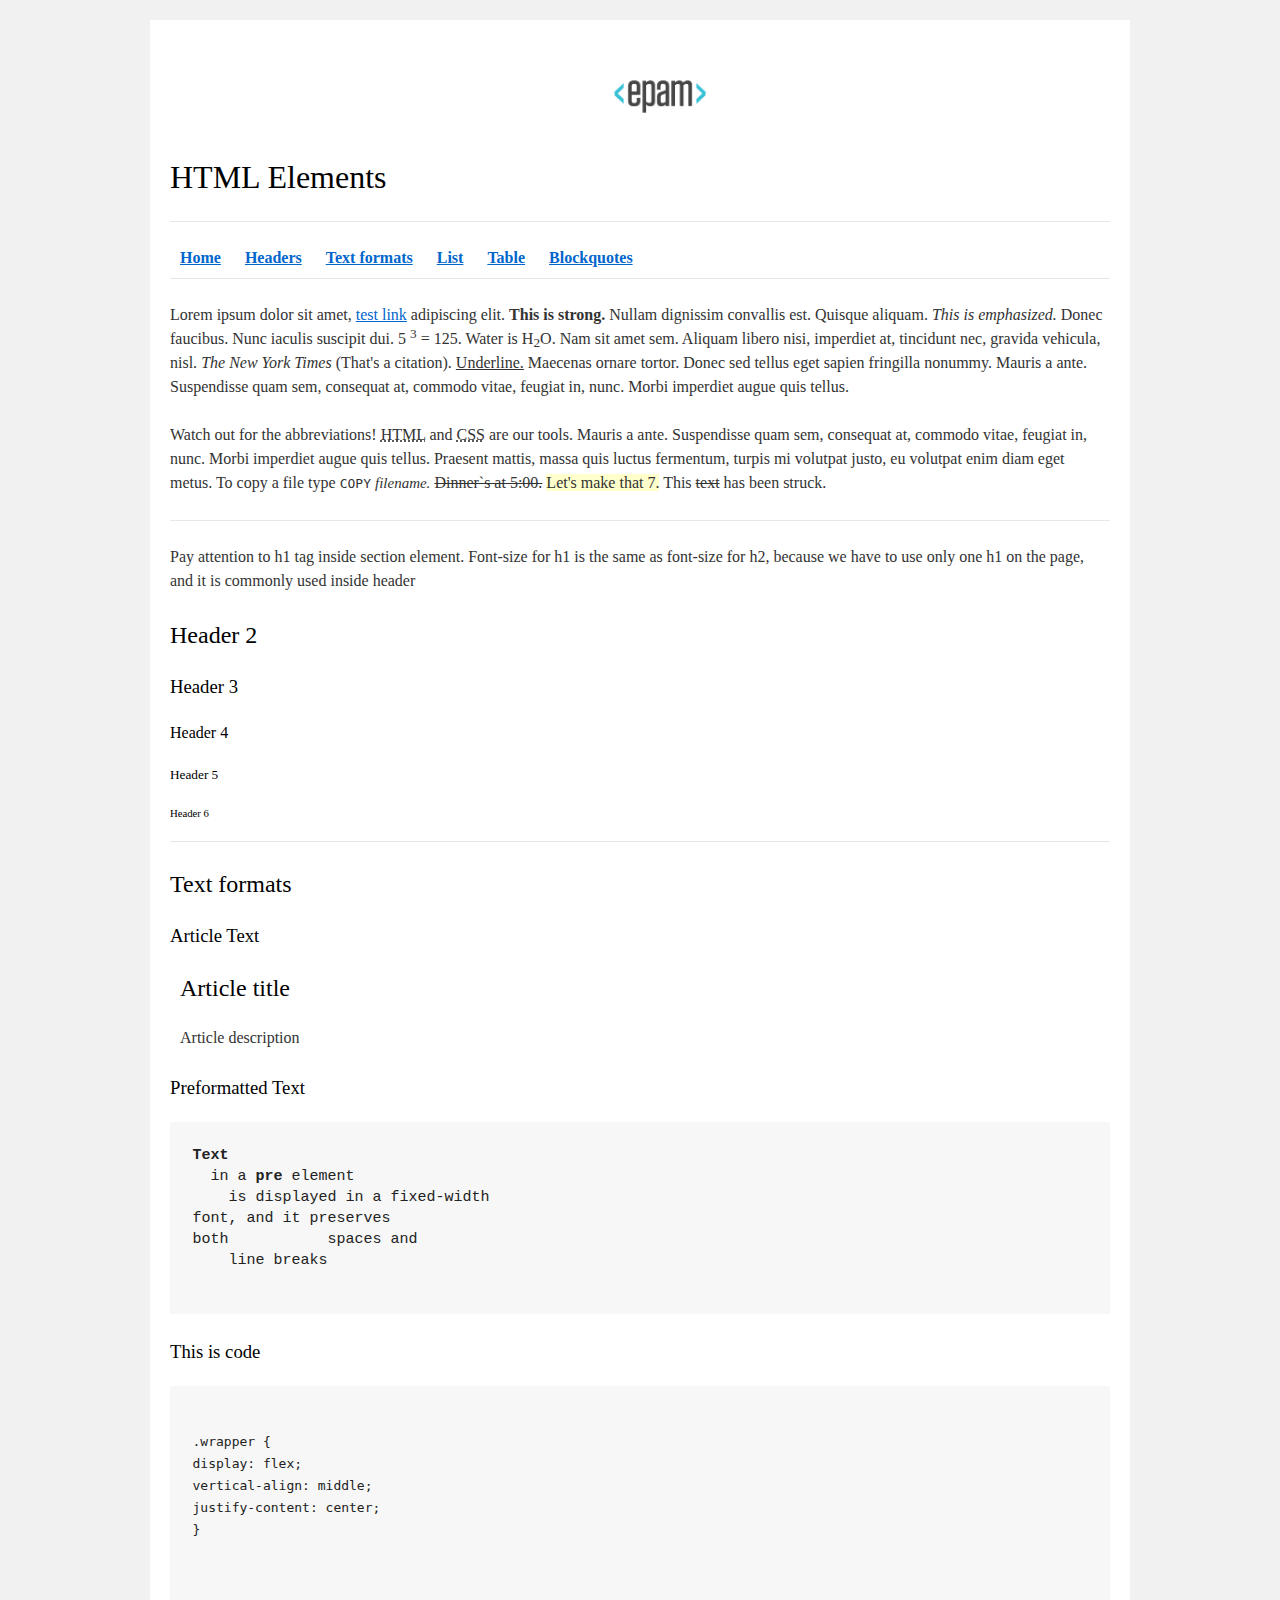
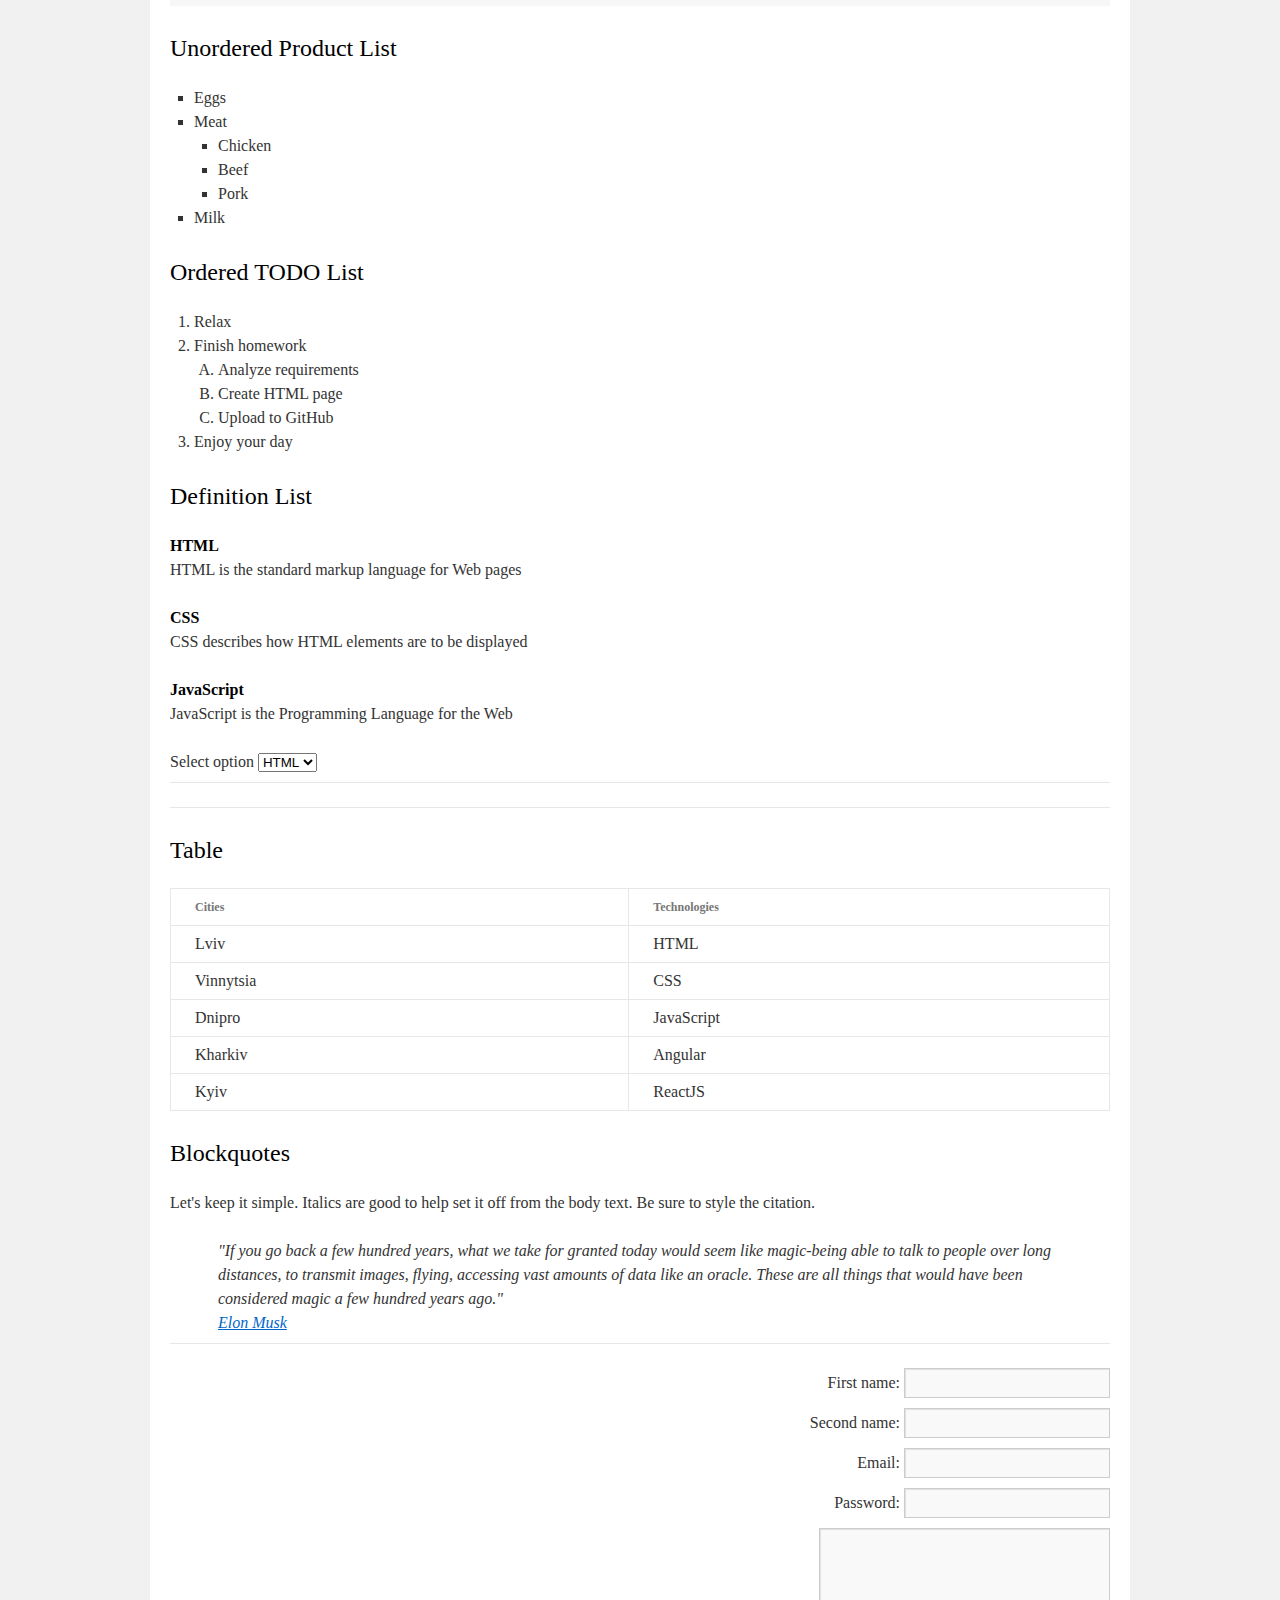
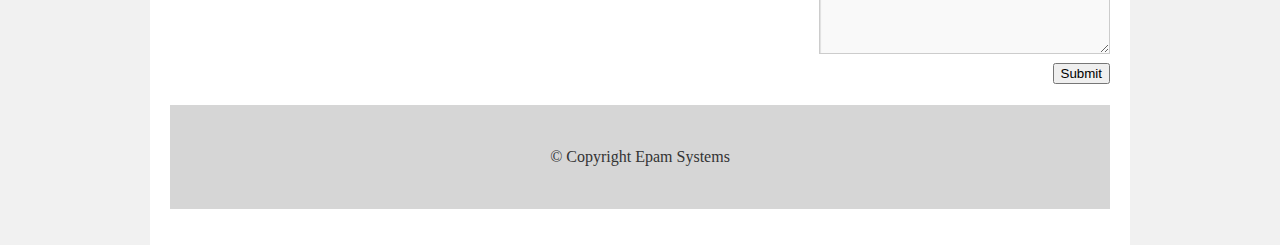
<file: FL11_HW1/homework/index.html>
<!DOCTYPE html>
<html lang="en">

<head>
  <meta charset="utf-8">
  <title>HTML Basics</title>
  <link rel="stylesheet" href="style.css">
</head>

<body>
  <div id="wrapper">
      <div id="main">
         <div id="container">
            <div id="content" role="main">
               <header>
                     <img src="logo.png" alt="epam" />
                     <h1>HTML Elements</h1>
                     <nav>
                        <hr>
                        <a href="#home"><b>Home</b></a>
                        <a href="#headers"><b>Headers</b></a>
                        <a href="#text"><b>Text formats</b></a>
                        <a href="#list"><b>List</b></a>
                        <a href="#table"><b>Table</b></a>
                        <a href="#blockquotes"><b>Blockquotes</b></a>
                        <hr>
                     </nav>
                  </header>
                  <div id="home">
                     <p>Lorem ipsum dolor sit amet,
                        <a href="#">test link</a>
                        adipiscing elit.
                        <b>This is strong.</b>
                        Nullam dignissim convallis est. Quisque aliquam.
                        <em>This is emphasized.</em>
                        Donec faucibus. Nunc iaculis suscipit dui. 5
                        <sup>3</sup> = 125.
                        Water is H<sub>2</sub>O.
                        Nam sit amet sem. Aliquam libero nisi, imperdiet at, tincidunt nec, gravida vehicula, nisl.
                        <cite>The New York Times</cite>
                        (That's a citation).
                        <u>Underline.</u>
                        Maecenas ornare tortor. Donec sed tellus eget sapien fringilla nonummy. Mauris a ante. Suspendisse quam sem, consequat at, commodo vitae, feugiat in, nunc. Morbi imperdiet augue quis tellus.
                     </p>
                     <p>Watch out for the abbreviations!
                        <abbr title="Hyper Text Markup Language">HTML</abbr>
                        and
                        <abbr title="Cascading Style Sheets">CSS</abbr>
                        are our tools. Mauris a ante. Suspendisse quam sem, consequat at, commodo vitae, feugiat in, nunc. Morbi imperdiet augue quis tellus. Praesent mattis, massa quis luctus fermentum, turpis mi volutpat justo, eu volutpat enim diam eget metus. To copy a file type
                        <code>COPY</code>
                        <var>filename.</var>
                        <del>Dinner`s at 5:00.</del>
                        <ins>Let's make that 7.</ins>
                        This <del>text</del> has been struck.
                     </p>
                  </div>
                  <hr>
                  <div id="headers">
                     <p>Pay attention to h1 tag inside section element. Font-size for h1 is the same as font-size for h2,
                        because we have to use only one h1 on the page, and it is commonly used inside header
                     </p>
                     <h2>Header 2</h2>
                     <h3>Header 3</h3>
                     <h4>Header 4</h4>
                     <h5>Header 5</h5>
                     <h6>Header 6</h6>
                  </div>
                  <hr>
                  <div id="text">
                     <h2>Text formats</h2>
                     <h3>Article Text</h3>
                     <article>
                        <h2>Article title</h2>
                        <p>Article description</p>
                     </article>
                     <h3>Preformatted Text</h3>
                     <pre>
<strong>Text</strong>
  in a <strong>pre</strong> element
    is displayed in a fixed-width
font, and it preserves
both           spaces and
    line breaks
                     </pre>
                     <h3>This is code</h3>
                     <pre>
                        <code>
.wrapper {
display: flex;
vertical-align: middle;
justify-content: center;
}
                     </code>
                     </pre>
                  </div>
                  <div id="list">
                     <h2>Unordered Product List</h2>
                     <ul>
                        <li>Eggs</li>
                        <li>Meat
                           <ul>
                              <li>Chicken</li>
                              <li>Beef</li>
                              <li>Pork</li>
                           </ul>
                        </li>
                        <li>Milk</li>
                     </ul>
                     <h2>Ordered TODO List</h2>
                     <ol>
                        <li>Relax</li>
                        <li>Finish homework
                           <ol>
                              <li>Analyze requirements</li>
                              <li>Create HTML page</li>
                              <li>Upload to GitHub</li>
                           </ol>
                        </li>
                        <li>Enjoy your day</li>
                     </ol>
                     <h2>Definition List</h2>
                     <dl>
                        <dt>HTML</dt>
                        <dd>HTML is the standard markup language for Web pages</dd>
                        <dt>CSS</dt>
                        <dd>CSS describes how HTML elements are to be displayed</dd>
                        <dt>JavaScript</dt>
                        <dd>JavaScript is the Programming Language for the Web</dd>
                     </dl>
                     <span>Select option</span>
                     <select name="select">
                        <option value="HTML">HTML</option>
                        <option value="CSS">CSS</option>
                        <option value="JS">JS</option>
                     </select>
                  </div>
                  <hr>
                  <hr>
                  <div id="table">
                     <h2>Table</h2>
                     <table>
                        <thead>
                           <tr>
                              <th>Cities</th>
                              <th>Technologies</th>
                           </tr>
                        </thead>
                        <tbody>
                           <tr>
                              <td>Lviv</td>
                              <td>HTML</td>
                           </tr>
                           <tr>
                              <td>Vinnytsia</td>
                              <td>CSS</td>
                           </tr>
                           <tr>
                              <td>Dnipro</td>
                              <td>JavaScript</td>
                           </tr>
                           <tr>
                              <td>Kharkiv</td>
                              <td>Angular</td>
                           </tr>
                           <tr>
                              <td>Kyiv</td>
                              <td>ReactJS</td>
                           </tr>
                        </tbody>
                     </table>
                  </div>
                  <div id="blockquotes">
                     <h2>Blockquotes</h2>
                     <p>Let's keep it simple. Italics are good to help set it off from the body text. Be sure to style the citation.</p>
                     <blockquote>
                        "If you go back a few hundred years, what we take for granted today would seem like magic-being able
                        to talk to people over long distances, to transmit images, flying, accessing vast amounts of data
                        like an oracle. These are all things that would have been considered magic a few hundred years ago."<br>
                        <a href="#">Elon Musk</a>
                     </blockquote>
                  </div>
                  <hr>
                  <div>
                     <form>
                        <fieldset>
                           <label for="firstName">First name:</label>
                           <input type="text" id="firstName" />
                        </fieldset>
                        <fieldset>
                           <label for="secondName">Second name:</label>
                           <input type="text" id="secondName" />
                        </fieldset>
                        <fieldset>
                           <label for="email">Email:</label>
                           <input type="email" id="email" />
                        </fieldset>
                        <fieldset>
                           <label for="password">Password:</label>
                           <input type="password" id="password"/>
                        </fieldset>
                        <textarea cols="30" rows="5" name="text"></textarea>
                        <fieldset>
                           <button name="button">Submit</button>                  
                        </fieldset>
                     </form>
                  </div>
               <footer><span>&copy; Copyright Epam Systems</span></footer>
            </div>
         </div>
      </div>
   </div>
</body>

</html>
</file>
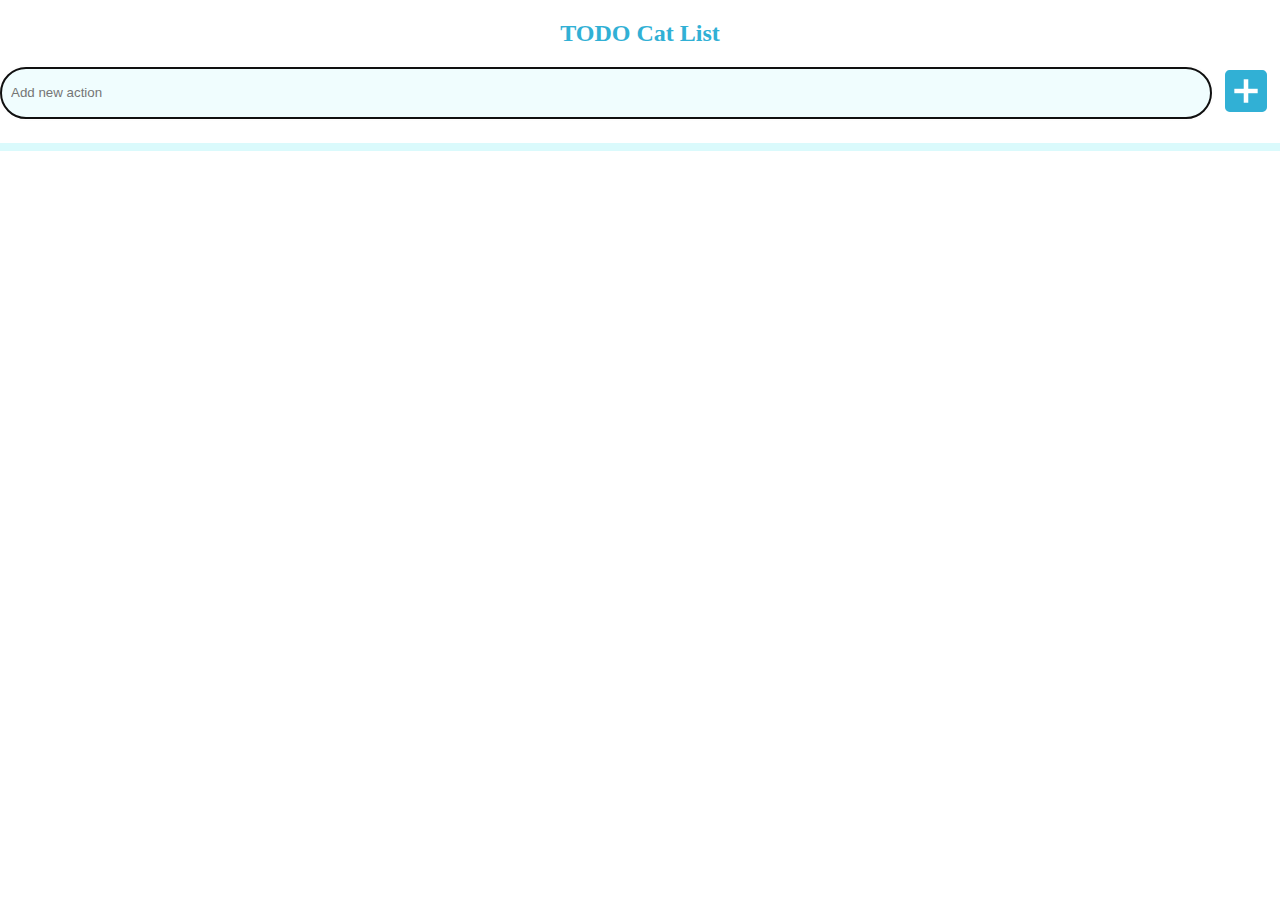
<file: FL11_HW11/homework/index.html>
<!DOCTYPE html>
<html lang="en">
<head>
  <meta charset="UTF-8">
  <title>Homework 11 - TODO Cat List</title>
  <link rel="stylesheet" href="./assets/material-icons/material-icons.css">
  <link rel="stylesheet" href="./assets/styles.css">
</head>
<body>

  <div id="root">
    <h2>TODO Cat List</h2>
    <div id="alert"></div>
    <div id="todo-header">
      <input id="action" type="text" aria-label="Enter a new todo item" placeholder="Add new action">
      <button id="addAction"><i class="material-icons">add_box</i></button>
    </div>
    <hr>
    <div id="todo-body"></div>
  </div>

  <script src="./src/app.js"></script>

</body>
</html>
</file>
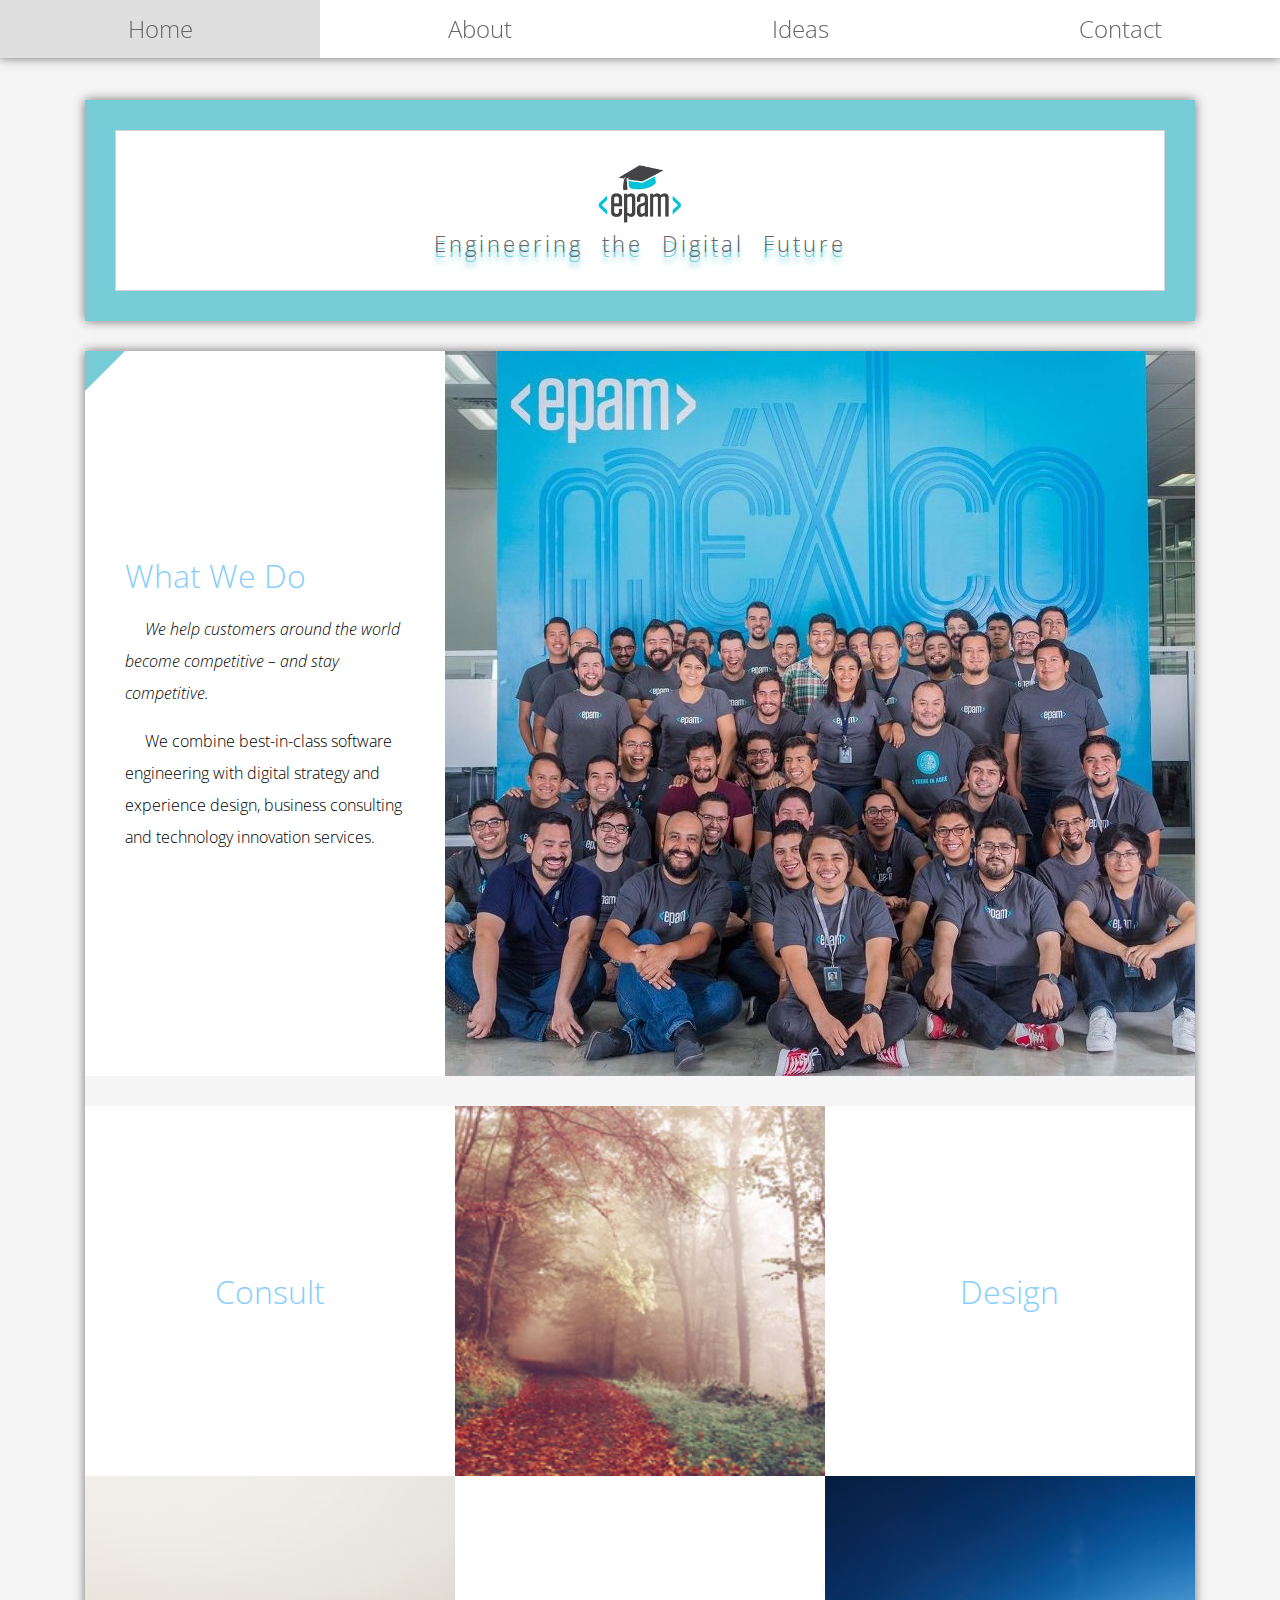
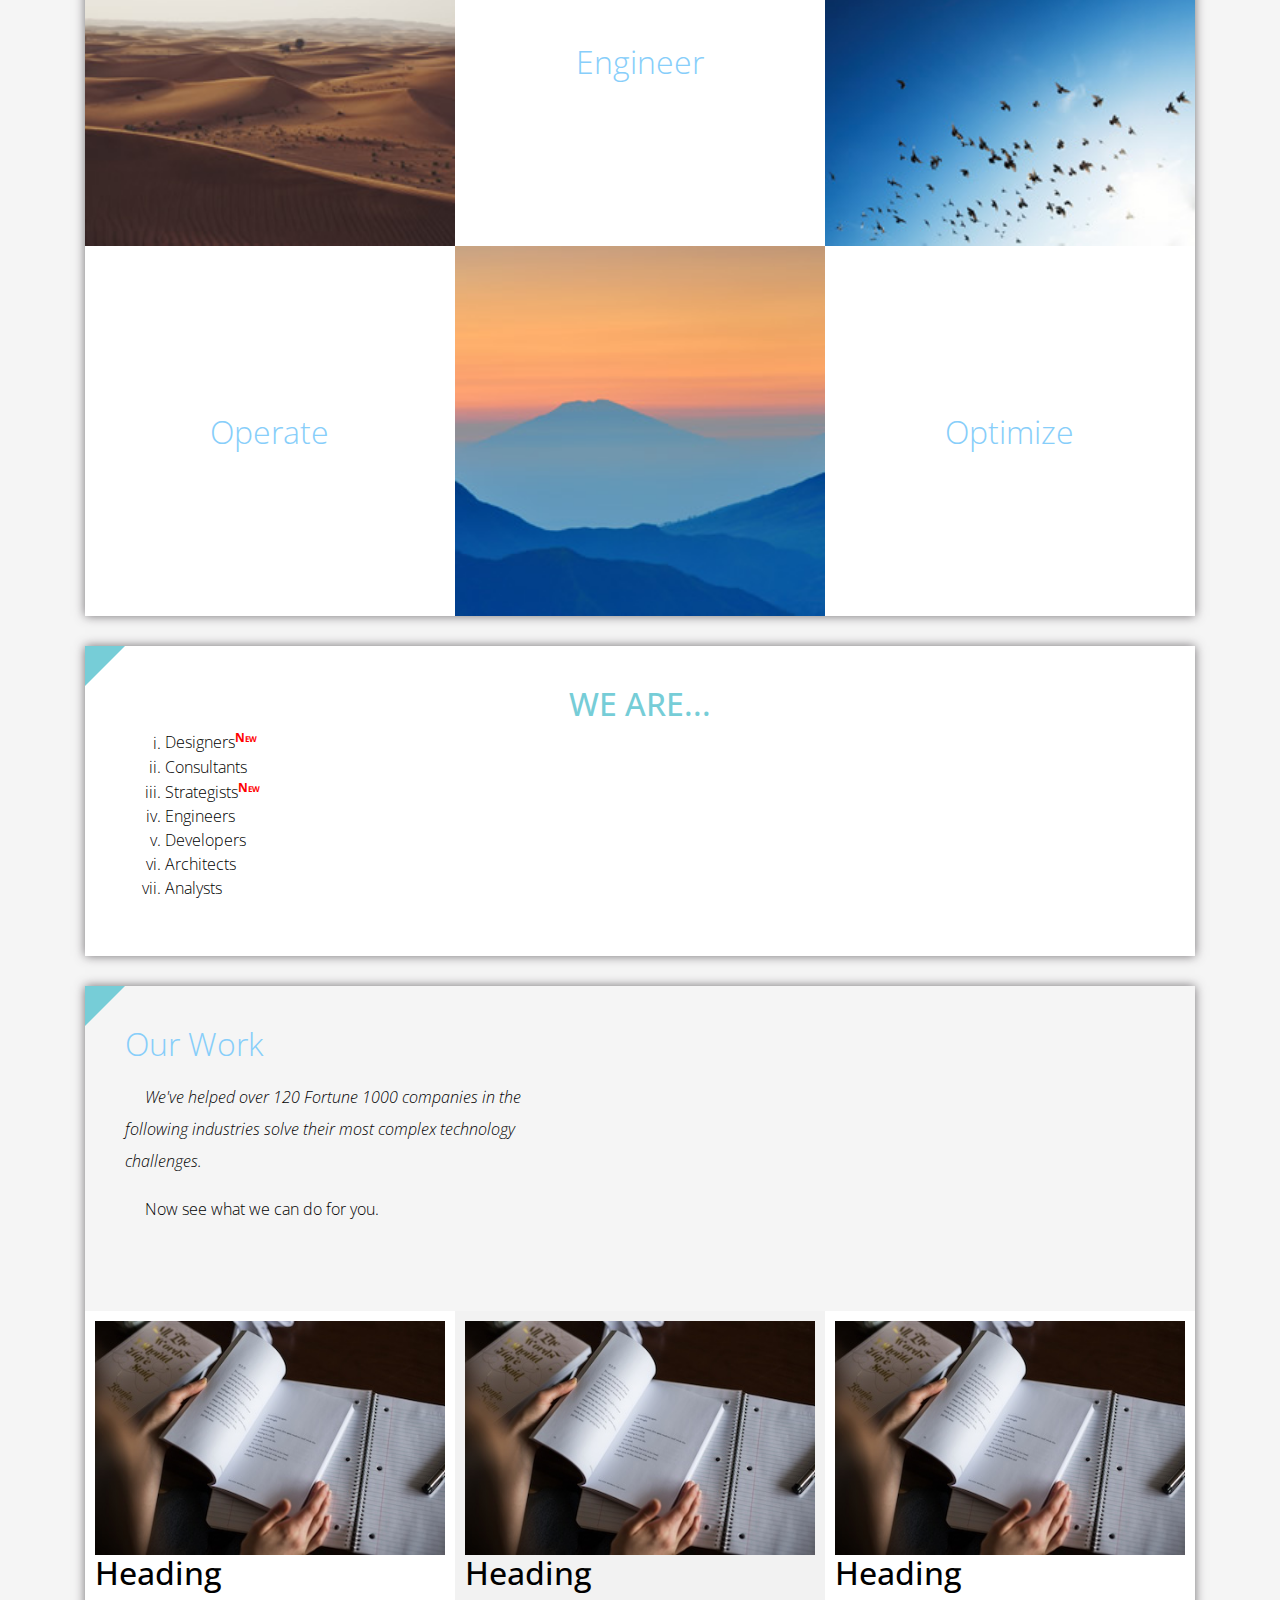
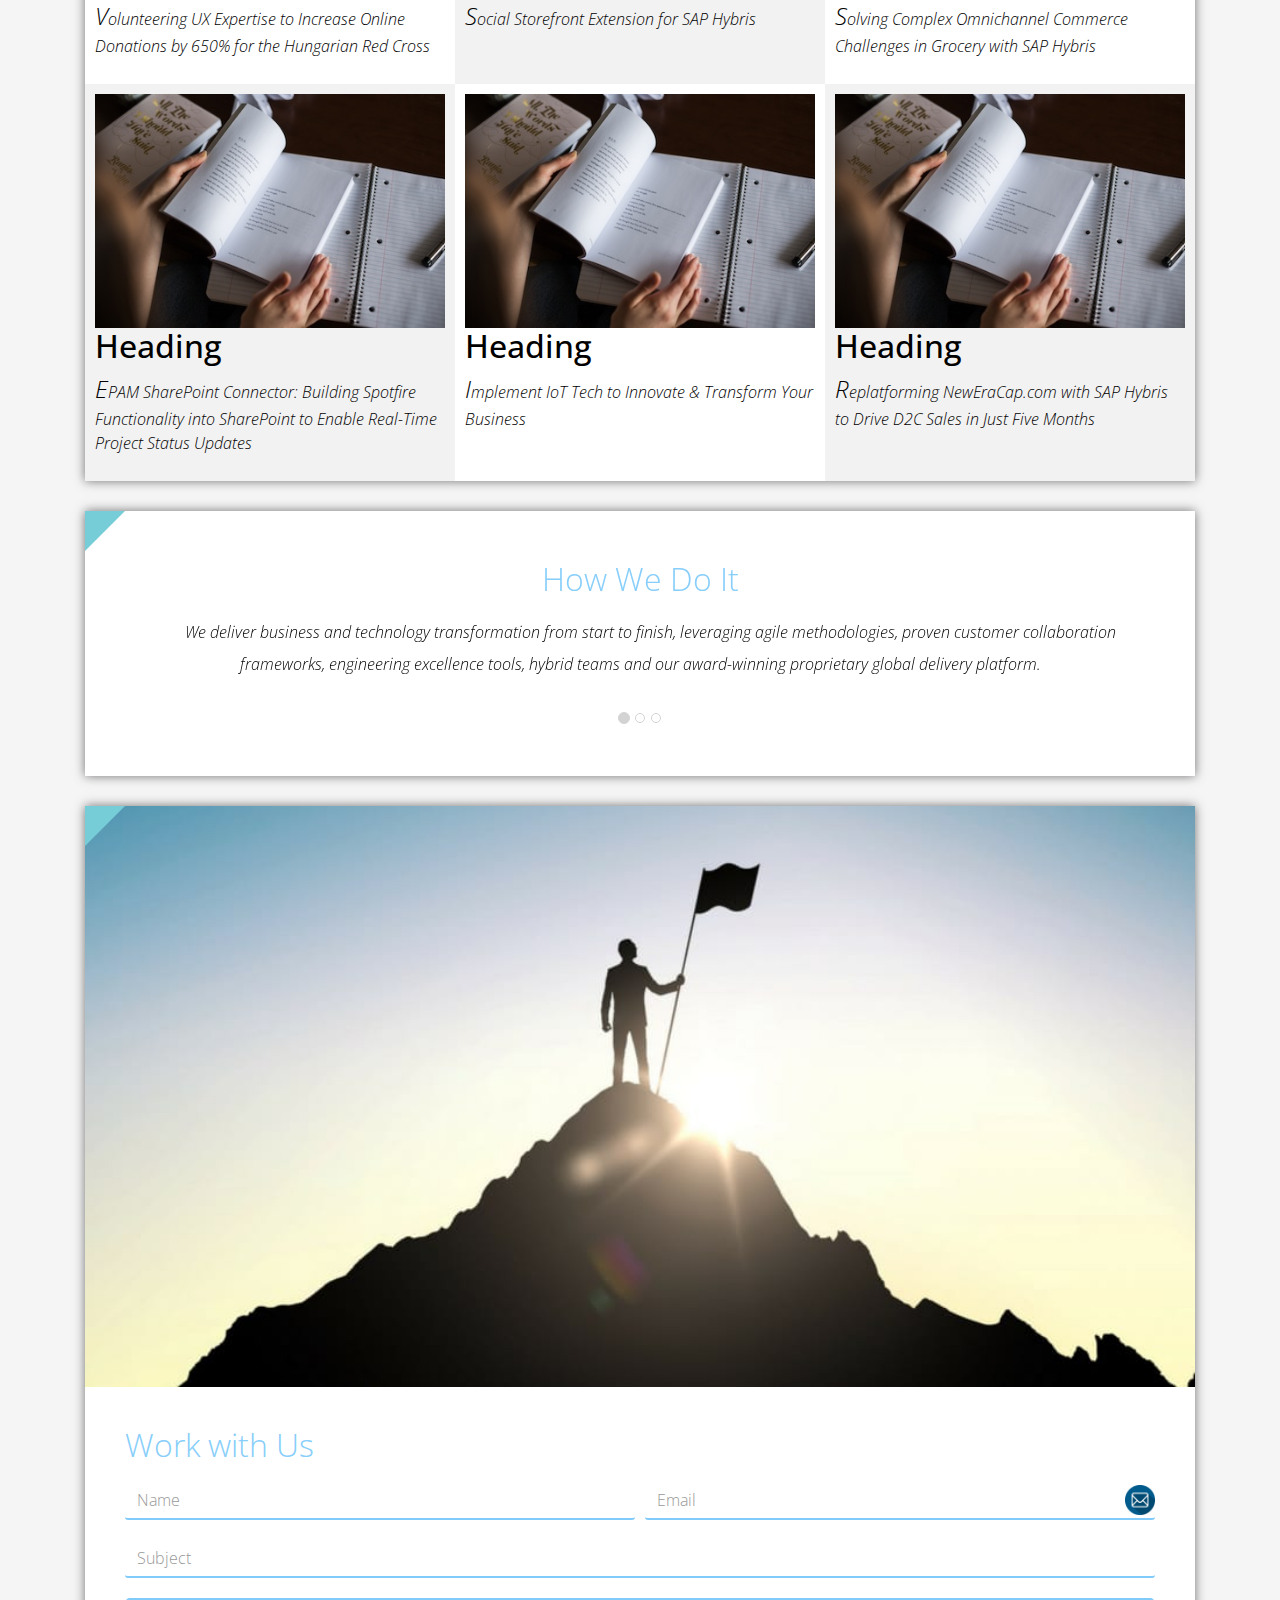
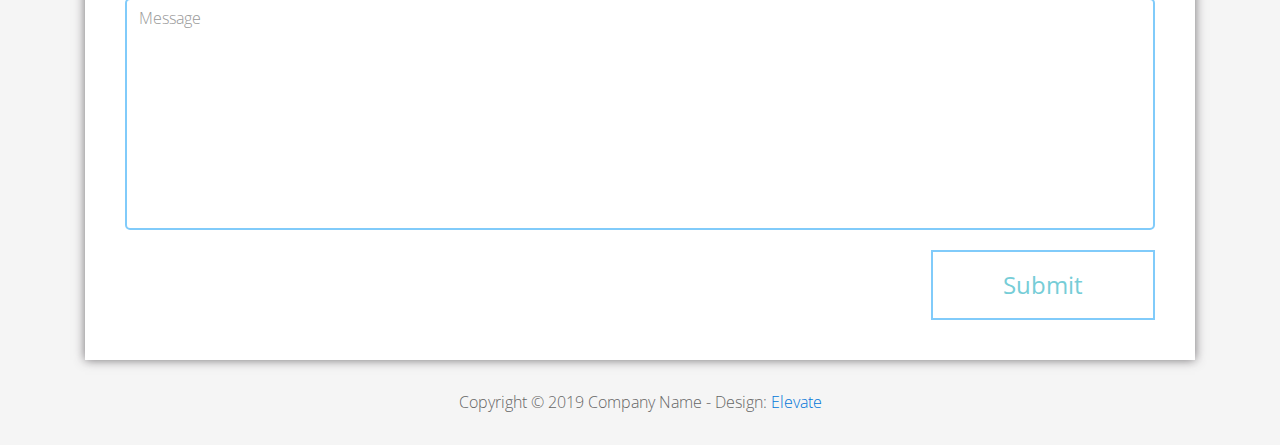
<file: FL11_HW2/homework/index.html>
<!DOCTYPE html>
<html lang="en">
<head>
  <meta charset="utf-8">
  <meta http-equiv="X-UA-Compatible" content="IE=edge">
  <meta name="viewport" content="width=device-width, initial-scale=1">

  <title>CSS Basics HW</title>



  <!-- load stylesheets -->
  <link rel="stylesheet" href="http://fonts.googleapis.com/css?family=Open+Sans:300,400">
  <!-- Google web font "Open Sans" -->
  <link rel="stylesheet" href="css/bootstrap.min.css">
  <!-- Bootstrap style -->
  <link rel="stylesheet" href="css/general.css">
  <link rel="stylesheet" href="css/style.css">
  <!-- Templatemo style -->
</head>

<body>
<div class="container">

  <div class="tm-sidebar">
    <nav class="tm-main-nav">
      <ul>
        <li class="tm-nav-item"><a href="#home" class="tm-nav-item-link">Home</a></li>
        <li class="tm-nav-item"><a href="#about" class="tm-nav-item-link">About</a></li>
        <li class="tm-nav-item"><a href="#ideas" class="tm-nav-item-link">Ideas</a></li>
        <li class="tm-nav-item"><a href="#contact" class="tm-nav-item-link">Contact</a></li>
      </ul>
    </nav>
  </div>

  <div class="tm-main-content">

    <div id="home" class="tm-content-box tm-content-header margin-b-10">
      <div class="tm-banner">
        <div class="tm-banner-inner">
          <img src="img/epam_logo.png" width="100" alt="">
          <p class="tm-banner-text">Engineering the Digital Future</p>
        </div>
      </div>
    </div>

    <section>
      <div class="tm-content-box flex-2-col">

        <div class="padding-medium flex-item tm-team-description-container flex-item">
          <h2 class="tm-section-title">What We Do</h2>
          <p class="tm-section-description">We help customers around the world become competitive – and stay competitive.</p>
          <p class="tm-section-description"> We combine best-in-class software engineering with digital strategy and experience design, business consulting and technology innovation services.</p>
        </div>
        <div class="flex-item tm-team-img">
          <img src="img/epam-mexico.jpg" alt="epam-mexico">
        </div>

      </div>

      <div id="about" class="tm-content-box">

        <ul class="boxes gallery-container">
          <li class="box box-bg">
            <h2 class="tm-section-title tm-section-title-box tm-box-bg-title">Consult</h2>
          </li>
          <li class="box">
            <a href="img/idea-large-01.jpg">
              <img src="img/idea-01.jpg" alt="Image" class="img-fluid thumbnail box-img">
            </a>
          </li>
          <li class="box box-bg">
            <h2 class="tm-section-title tm-section-title-box tm-box-bg-title">Design</h2>
          </li>
          <li class="box">
            <a href="img/idea-large-02.jpg">
              <img src="img/idea-02.jpg" alt="Image" class="img-fluid thumbnail box-img">
            </a>
          </li>
          <li class="box box-bg">
            <h2 class="tm-section-title tm-section-title-box tm-box-bg-title">Engineer</h2>
          </li>
          <li class="box">
            <a href="img/idea-large-03.jpg">
              <img src="img/idea-03.jpg" alt="Image" class="img-fluid thumbnail box-img">
            </a>
          </li>
          <li class="box box-bg">
            <h2 class="tm-section-title tm-section-title-box tm-box-bg-title">Operate</h2>
          </li>
          <li class="box">
            <a href="img/idea-large-04.jpg">
              <img src="img/idea-04.jpg" alt="Image" class="img-fluid thumbnail box-img">
            </a>
          </li>
          <li class="box box-bg">
            <h2 class="tm-section-title tm-section-title-box tm-box-bg-title">Optimize</h2>
          </li>
        </ul>

      </div>

    </section>

    <!-- slider -->
    <section class="heading tm-content-box">
      <div class="padding-medium">
        <h2> WE ARE...</h2>
        <ol>
          <li><a href="index.html" class="text">Designers</a></li>
          <li><a href="index.html">Consultants</a></li>
          <li><a href="#" class="text">Strategists</a></li>
          <li><a href="#">Engineers</a></li>
          <li><a href="#">Developers</a></li>
          <li><a href="#">Architects</a></li>
          <li><a href="#">Analysts</a></li>
        </ol>
      </div>
    </section>

    <section class="blocks">
      <div class="padding-medium flex-item tm-team-description-container">
        <h2 class="tm-section-title">Our Work</h2>
        <p class="tm-section-description">We've helped over 120 Fortune 1000 companies in the following industries solve their most complex technology challenges. </p>
        <p class="tm-section-description"> Now see what we can do for you.</p>
      </div>
      <div class="tm-content-box flex-2-col">
      </div>
      <div  class="tm-content-box">
        <ul class="boxes gallery-container">
          <li class="box box-work">
            <img src="img/study.jpeg" alt="Image" class="img-fluid">
            <div>
              <h2>Heading</h2>
              <p>Volunteering UX Expertise to Increase Online Donations by 650% for the Hungarian Red Cross</p>
            </div>
          </li>
          <li class="box box-work">
            <img src="img/study.jpeg" alt="Image" class="img-fluid">
            <div>
              <h2>Heading</h2>
              <p>Social Storefront Extension for SAP Hybris</p>
            </div>
          </li>
          <li class="box box-work">
            <img src="img/study.jpeg" alt="Image" class="img-fluid">
            <div>
              <h2>Heading</h2>
              <p>Solving Complex Omnichannel Commerce Challenges in Grocery with SAP Hybris</p>
            </div>
          </li>
          <li class="box box-work">
            <img src="img/study.jpeg" alt="Image" class="img-fluid">
            <div>
              <h2>Heading</h2>
              <p>EPAM SharePoint Connector: Building Spotfire Functionality into SharePoint to Enable Real-Time Project Status Updates</p>
            </div>
          </li>
          <li class="box box-work">
            <img src="img/study.jpeg" alt="Image" class="img-fluid">
            <div>
              <h2>Heading</h2>
              <p>Implement IoT Tech to Innovate &amp; Transform Your Business</p>
            </div>
          </li>
          <li class="box box-work">
            <img src="img/study.jpeg" alt="Image" class="img-fluid">
            <div>
              <h2>Heading</h2>
              <p>Replatforming NewEraCap.com with SAP Hybris to Drive D2C Sales in Just Five Months</p>
            </div>
          </li>
        </ul>

      </div>
    </section>

    <section id="ideas">
      <div id="tmCarousel" class="carousel slide tm-content-box" data-ride="carousel">

        <ol class="carousel-indicators">
          <li data-target="#tmCarousel" data-slide-to="0" class="active"></li>
          <li data-target="#tmCarousel" data-slide-to="1" class=""></li>
          <li data-target="#tmCarousel" data-slide-to="2" class=""></li>
        </ol>

        <div class="carousel-inner" role="listbox">

          <div class="carousel-item active">
            <div class="carousel-content">
              <div class="flex-item">
                <h2 class="tm-section-title">How We Do It</h2>
                <p class="tm-section-description carousel-description">We deliver business and technology transformation from start to finish, leveraging agile methodologies, proven customer collaboration frameworks, engineering excellence tools, hybrid teams and our award-winning proprietary global delivery platform.</p>
              </div>
            </div>
          </div>

          <div class="carousel-item">
            <div class="carousel-content">
              <div class="flex-item">
                <h2 class="tm-section-title">Our Clients</h2>
                <p class="tm-section-description carousel-description">Lorem ipsum dolor sit amet,
                  consectetur adipiscing elit. Quisque vel nisi pharetra nibh varius pharetra ac
                  sagittis nisi. Etiam pharetra vestibulum hendrerit. Pellentesque interdum metus
                  sed massa rutrum.</p>
              </div>
            </div>
          </div>

          <div class="carousel-item">
            <div class="carousel-content">
              <div class="flex-item">
                <h2 class="tm-section-title">Our Projects</h2>
                <p class="tm-section-description carousel-description">Donec ex libero, fringilla
                  vitae purus sit amet, rhoncus pharetra lorem. Pellentesque id sem id lacus
                  ultricies vehicula. Aliquam rutrum mi non. Pellentesque interdum metus sed massa
                  rutrum.</p>
              </div>
            </div>
          </div>

        </div>

      </div>
    </section>

    <section class="tm-content-box">
      <img src="img/contact-us.jpg" alt="Contact image" class="img-fluid img-contact-us">

      <div id="contact" class="padding-medium">
        <h2 class="tm-section-title">Work with Us</h2>
        <form action="#contact" method="get" class="contact-form">

          <div class="form-group col-xs-12 col-sm-12 col-md-6 col-lg-6 form-group-2-col-left">
            <input type="text" id="contact_name" name="contact_name" class="form-control"
                   placeholder="Name" required/>
          </div>
          <div class="form-group col-xs-12 col-sm-12 col-md-6 col-lg-6 form-group-2-col-right mandatory-field">
            <input type="email" id="contact_email" name="contact_email" class="form-control"
                   placeholder="Email" required/>
          </div>
          <div class="form-group">
            <input type="text" id="contact_subject" name="contact_subject" class="form-control"
                   placeholder="Subject" required/>
          </div>
          <div class="form-group">
            <textarea id="contact_message" name="contact_message" class="form-control" rows="9"
                      placeholder="Message" required></textarea>
          </div>

          <button type="submit" class="btn btn-primary submit-btn">Submit</button>

        </form>
      </div>
    </section>

    <footer class="tm-footer">
      <p class="text-xs-center">Copyright &copy; 2019 Company Name

        - Design: <a rel="nofollow" href="http://www.templatemo.com/tm-481-elevate"
                     target="_parent">Elevate</a></p>
    </footer>

  </div>

</div>

</body>
</html>
</file>
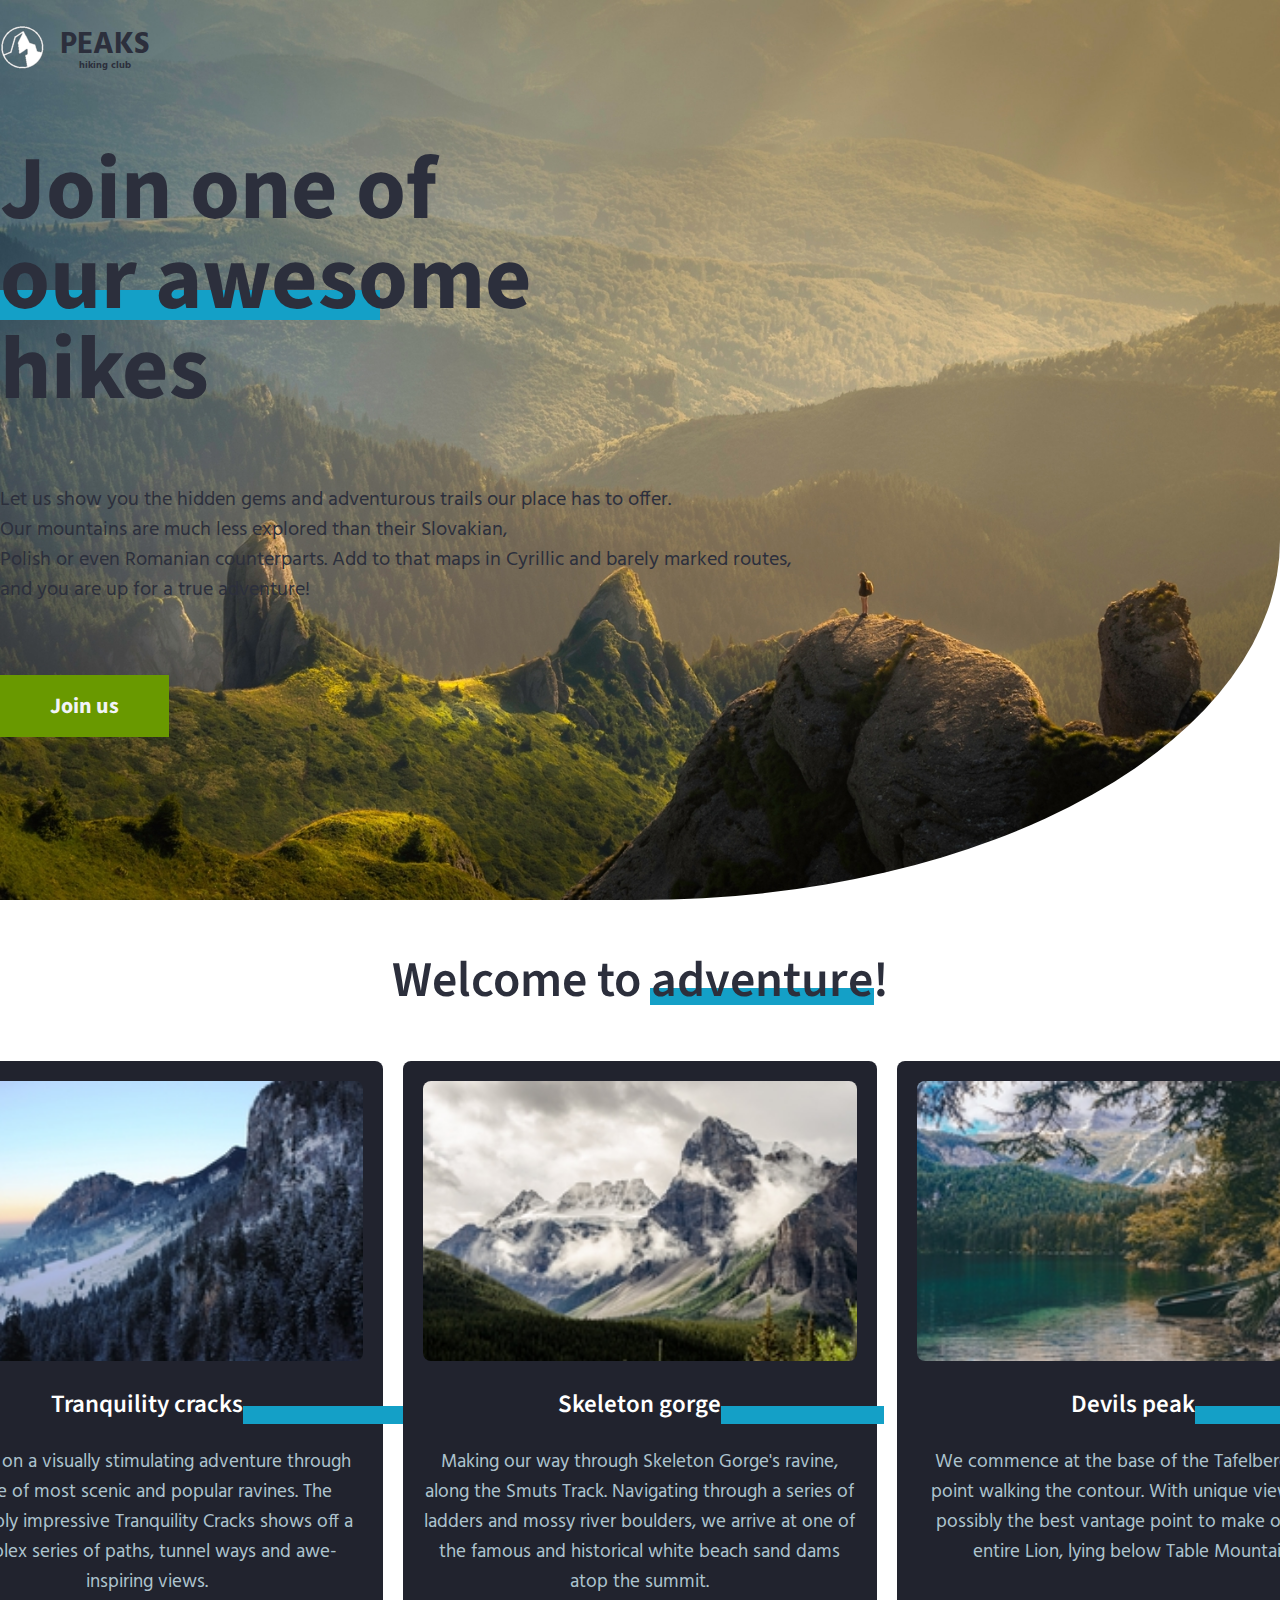
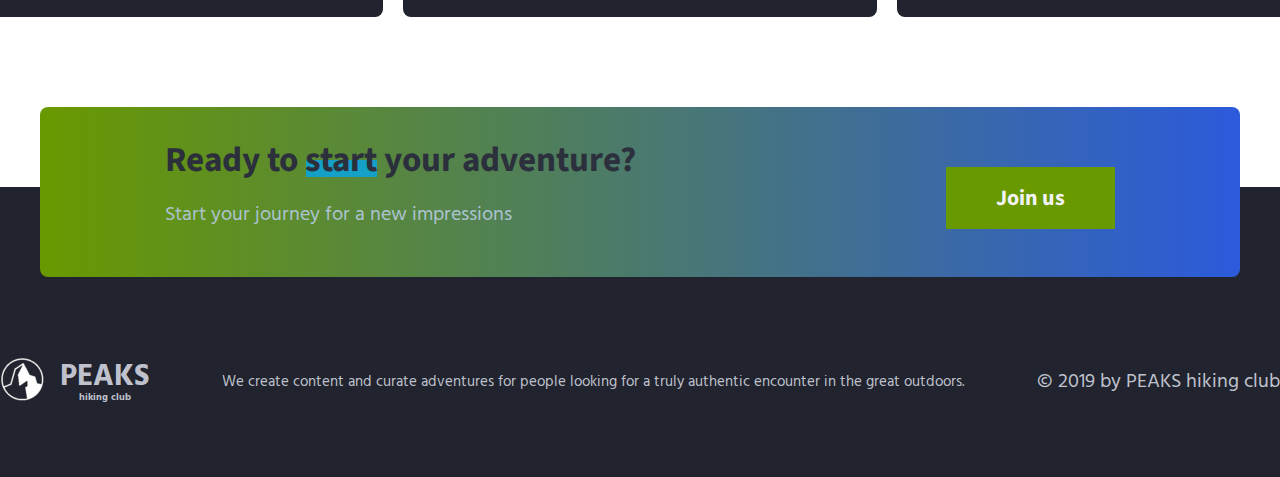
<file: FL11_HW3/homework/index.html>
<!DOCTYPE html>
<html lang="en">

  <head>
    <meta charset="UTF-8">
    <meta name="viewport" content="width=device-width, initial-scale=1.0">
    <meta http-equiv="X-UA-Compatible" content="ie=edge">
    <link href="https://fonts.googleapis.com/css?family=Hind:400,600%7CSource+Sans+Pro:400,600,700%7CFresca" rel="stylesheet"/>

    <!-- Styles should be switched here: -->

    <link rel="stylesheet" type="text/css" href="css/style1.css">
<!--     <link rel="stylesheet" type="text/css" href="css/style2.css">-->

    <title>PEAKS hiking club</title>
  </head>

  <body>
    <header class="header">
      <div class="header-wrap">
        <div class="landing-logo">
          <img src="img/m-logo.png" alt="logo" />
          <p>PEAKS<span>hiking club</span></p>
        </div>
        <p class="header_heading">
          Join one of our awesome hikes
        </p>
        <p class="header_text">
          Let us show you the hidden gems and adventurous trails our place has to offer.
          Our mountains are much less explored than their Slovakian,
          Polish or even Romanian counterparts. Add to that maps in Cyrillic and barely marked routes,
          and you are up for a true adventure!
        </p>
        <button class="header_button">Join us</button>
      </div>
    </header>
    <main class="section">
      <p class="section_text">
        Welcome to adventure!
      </p>
      <div class="section_card_wrap">
        <div class="section_card">
          <img class="section_card_img"
               src="img/m-1.jpg"
               alt="experts"/>
          <p class="section_card_heading">
            Tranquility cracks
            <span class="section_card_underline"></span>
          </p>
          <p class="section_card_text">
            We go on a visually stimulating adventure through some of most scenic and popular ravines.
            The incredibly impressive Tranquility Cracks shows off a complex series of paths, tunnel ways and awe-inspiring views.
          </p>
        </div>
        <div class="section_card">
          <img class="section_card_img"
               src="img/m-2.jpg"
               alt="content formats"/>
          <p class="section_card_heading">
            Skeleton gorge
            <span class="section_card_underline"></span>
          </p>
          <p class="section_card_text">
            Making our way through Skeleton Gorge's ravine, along the Smuts Track.
            Navigating through a series of ladders and mossy river boulders, we arrive at one of the famous and historical white beach sand dams atop the summit.
          </p>
        </div>
        <div class="section_card">
          <img class="section_card_img"
               src="img/m-3.jpg"
               alt="certificate"/>
          <p class="section_card_heading">
            Devils peak
            <span class="section_card_underline"></span>
          </p>
          <p class="section_card_text">
            We commence at the base of the Tafelberg start point walking the contour.
            With unique views and possibly the best vantage point to make out the entire Lion, lying below Table Mountain.
          </p>
        </div>
      </div>
      <div class="section_banner">
        <div class="section_banner_text_wrap">
          <p class="section_banner_heading">
            Ready to start your adventure?
          </p>
          <p class="section_banner_text">
            Start your journey for a new impressions
          </p>
        </div>
        <button class="section_banner_button">Join us</button>
      </div>
    </main>
    <footer class="footer">
      <div class="footer-wrap">
        <div class="footer_logo landing-logo">
          <img src="img/m-logo.png" alt="logo" />
          <p>PEAKS<span>hiking club</span></p>
        </div>
        <p class="footer_text">
          We create content  and curate adventures for  people looking for a truly authentic encounter in the great outdoors.
        </p>
        <span class="footer-cr">
          &copy; 2019 by PEAKS hiking club
        </span>
      </div>
    </footer>
  </body>

</html>
</file>
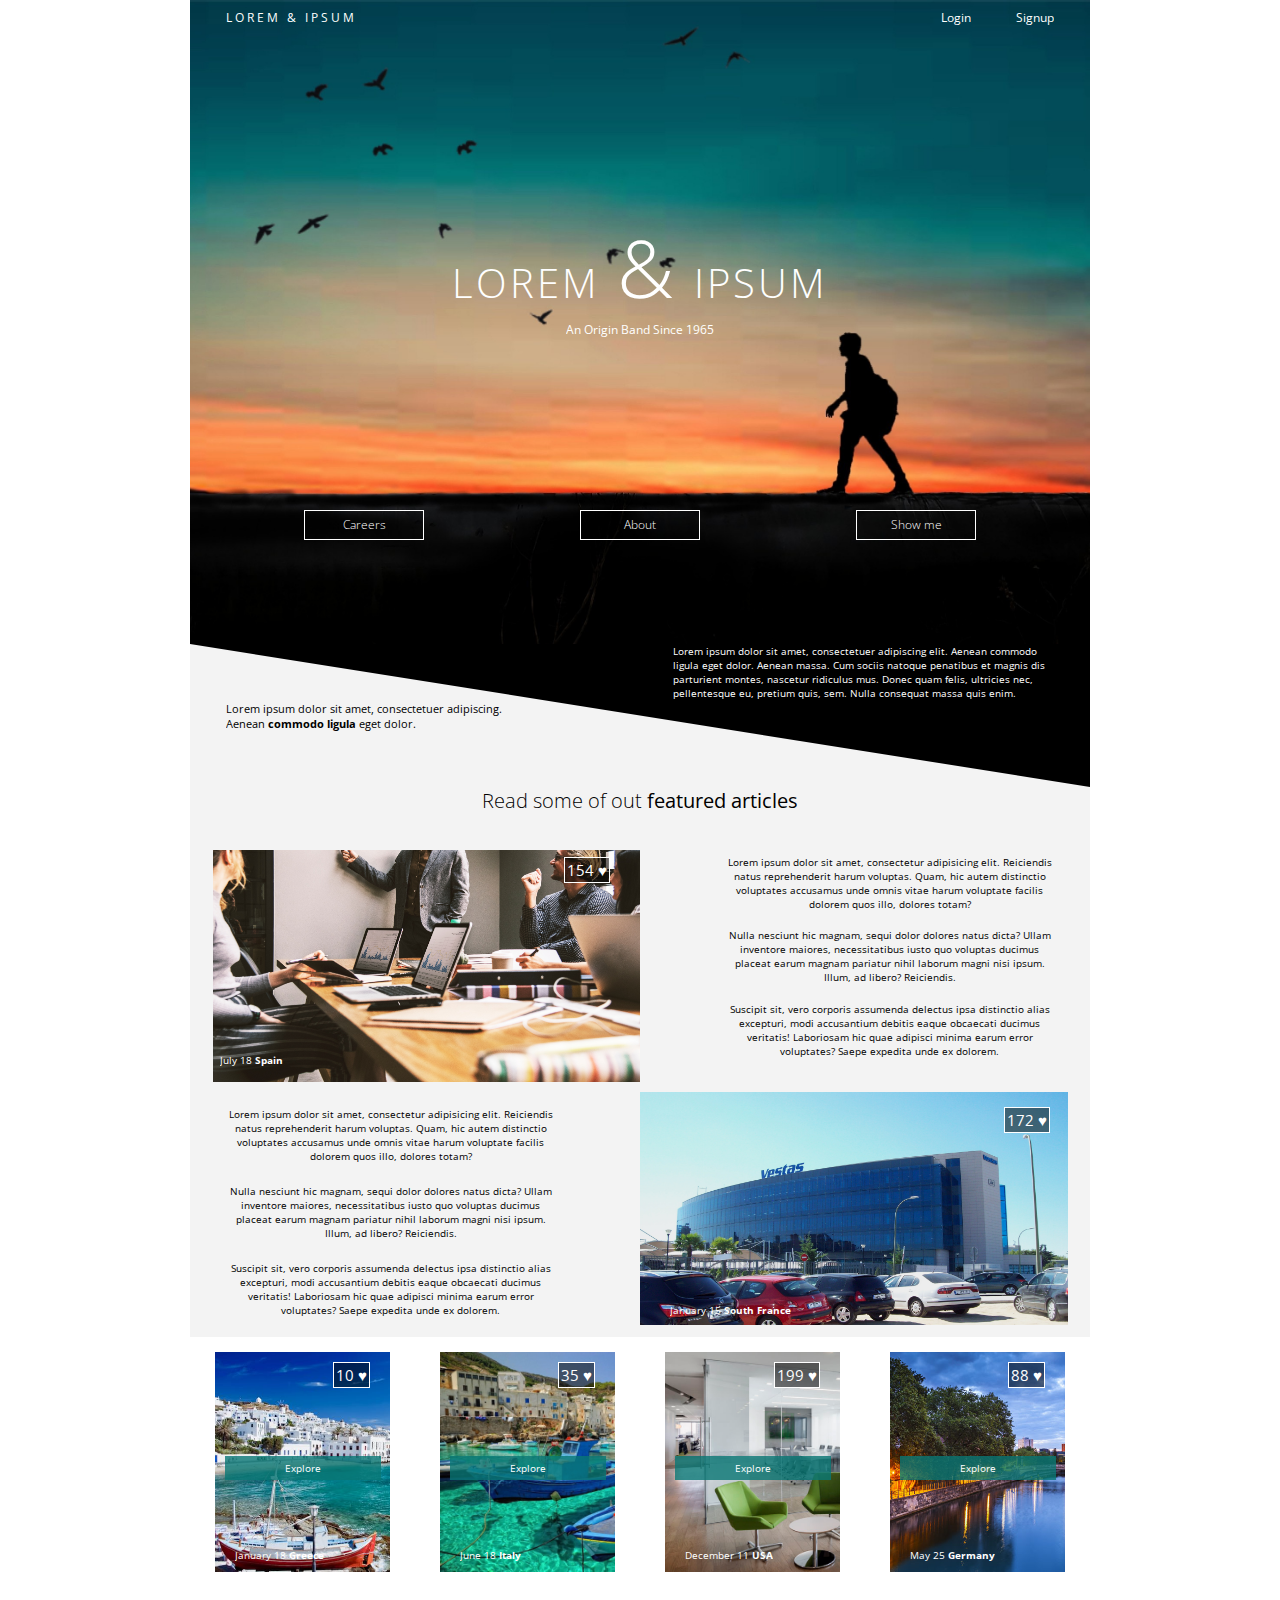
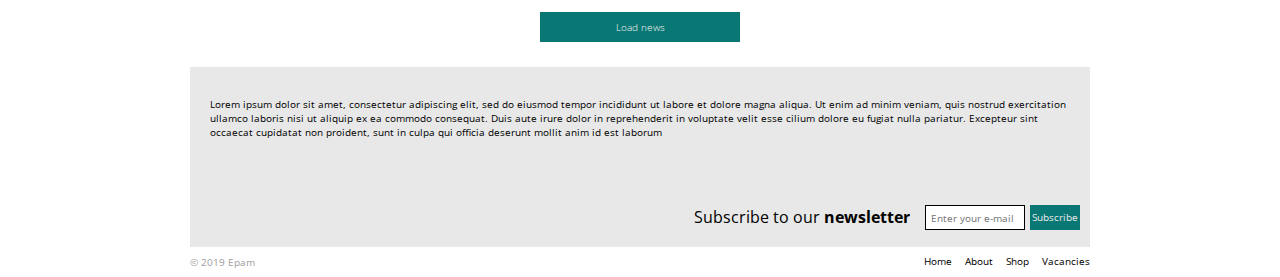
<file: FL11_HW4/homework/index.html>
<!DOCTYPE html>
<html lang="zxx">
<head>
    <meta charset="UTF-8">
    <meta name="viewport" content="width=device-width, initial-scale=1.0">
    <meta http-equiv="X-UA-Compatible" content="ie=edge">
    <title>Document</title>

    <link rel="stylesheet" href="css/style.css">
    <link href="https://fonts.googleapis.com/css?family=Open+Sans" rel="stylesheet">
</head>
<body>
    <div class="wrapper">
        <header>
            <div class="small-logo">
                <p>LOREM &amp; IPSUM</p>
            </div>
            <div class="logIn">
                <ul>
                    <li>
                        <a href="#">Login</a>
                    </li>
                    <li>
                        <a href="#">Signup</a>
                    </li>
                </ul>
            </div>
            <div class="huge-logo">
                <h1>LOREM <span>&amp;</span> IPSUM</h1>
                <p>An Origin Band Since 1965</p>
            </div>
            <div class="header-buttons">
                <button>Careers</button>
                <button>About</button>
                <button>Show me</button>
            </div>
        </header>
        <main class="content">
            <div class="text">
                <div class="black">
                    Lorem ipsum dolor sit amet, consectetuer adipiscing.<br>Aenean <b>commodo ligula</b> eget dolor.
                </div>
                <div class="white">
                    Lorem ipsum dolor sit amet, consectetuer adipiscing elit. Aenean commodo ligula eget dolor. Aenean massa. Cum sociis natoque penatibus et magnis dis parturient montes, nascetur ridiculus mus. Donec quam felis, ultricies nec, pellentesque eu, pretium quis, sem. Nulla consequat massa quis enim.
                </div>
            </div>
            <h2>Read some of out <strong>featured articles</strong></h2>
            <div class="img-spain news">
                <img src="img/sample-1.jpg" alt="#">
                <button class="like">154 &#x2665;</button>
                <p class="date">July 18 <b>Spain</b></p>
            </div>
            <div class="text-spain">
                <p>Lorem ipsum dolor sit amet, consectetur adipisicing elit. Reiciendis natus reprehenderit harum voluptas. Quam, hic autem distinctio voluptates accusamus unde omnis vitae harum voluptate facilis dolorem quos illo, dolores totam?</p>
                <p>Nulla nesciunt hic magnam, sequi dolor dolores natus dicta? Ullam inventore maiores, necessitatibus iusto quo voluptas ducimus placeat earum magnam pariatur nihil laborum magni nisi ipsum. Illum, ad libero? Reiciendis.</p>
                <p>Suscipit sit, vero corporis assumenda delectus ipsa distinctio alias excepturi, modi accusantium debitis eaque obcaecati ducimus veritatis! Laboriosam hic quae adipisci minima earum error voluptates? Saepe expedita unde ex dolorem.</p>
            </div>
            <div class="text-france">
                <p>Lorem ipsum dolor sit amet, consectetur adipisicing elit. Reiciendis natus reprehenderit harum voluptas. Quam, hic autem distinctio voluptates accusamus unde omnis vitae harum voluptate facilis dolorem quos illo, dolores totam?</p>
                <p>Nulla nesciunt hic magnam, sequi dolor dolores natus dicta? Ullam inventore maiores, necessitatibus iusto quo voluptas ducimus placeat earum magnam pariatur nihil laborum magni nisi ipsum. Illum, ad libero? Reiciendis.</p>
                <p>Suscipit sit, vero corporis assumenda delectus ipsa distinctio alias excepturi, modi accusantium debitis eaque obcaecati ducimus veritatis! Laboriosam hic quae adipisci minima earum error voluptates? Saepe expedita unde ex dolorem.</p>
            </div>
            <div class="img-france news">
                <img src="img/sample-2.jpg" alt="">
                <button class="like">172 &#x2665;</button>
                <p class="date">January 15 <b>South France</b></p>
            </div>
            <div class="img-greece news">
                <button class="like">10 &#x2665;</button>
                <button class="explore">Explore</button>
                <p class="date">January 18 <b>Greece</b></p>
            </div>
            <div class="img-italy news">
                <button class="like">35 &#x2665;</button>
                <button class="explore">Explore</button>
                <p class="date">June 18 <b>Italy</b></p>
            </div>
            <div class="img-usa news">
                <button class="like">199 &#x2665;</button>
                <button class="explore">Explore</button>
                <p class="date">December 11 <b>USA</b></p>
            </div>
            <div class="img-germany news">
                <button class="like">88 &#x2665;</button>
                <button class="explore">Explore</button>
                <p class="date">May 25 <b>Germany</b></p>
            </div>
            <div class="load-news">
                <button>Load news</button>
            </div>
        </main>
        <footer>
            <p> Lorem ipsum dolor sit amet, consectetur adipiscing elit, sed do eiusmod tempor incididunt ut labore et dolore magna aliqua. Ut enim ad minim veniam, quis nostrud exercitation ullamco laboris nisi ut aliquip ex ea commodo consequat. Duis aute irure dolor in reprehenderit in voluptate velit esse cilium dolore eu fugiat nulla pariatur. Excepteur sint occaecat cupidatat non proident, sunt in culpa qui officia deserunt mollit anim id est laborum</p>
            <form>
                <p>Subscribe to our <strong>newsletter</strong></p>
                <input type="email" placeholder="Enter your e-mail">
                <button type="submit">Subscribe</button>
            </form>
            <p class="copyright">&copy; 2019 Epam</p>
            <nav>
                <ul>
                    <li><a href="#">Home</a></li>
                    <li><a href="#">About</a></li>
                    <li><a href="#">Shop</a></li>
                    <li><a href="#">Vacancies</a></li>
                </ul>
            </nav>
        </footer>
    </div>
</body>
</html>
</file>
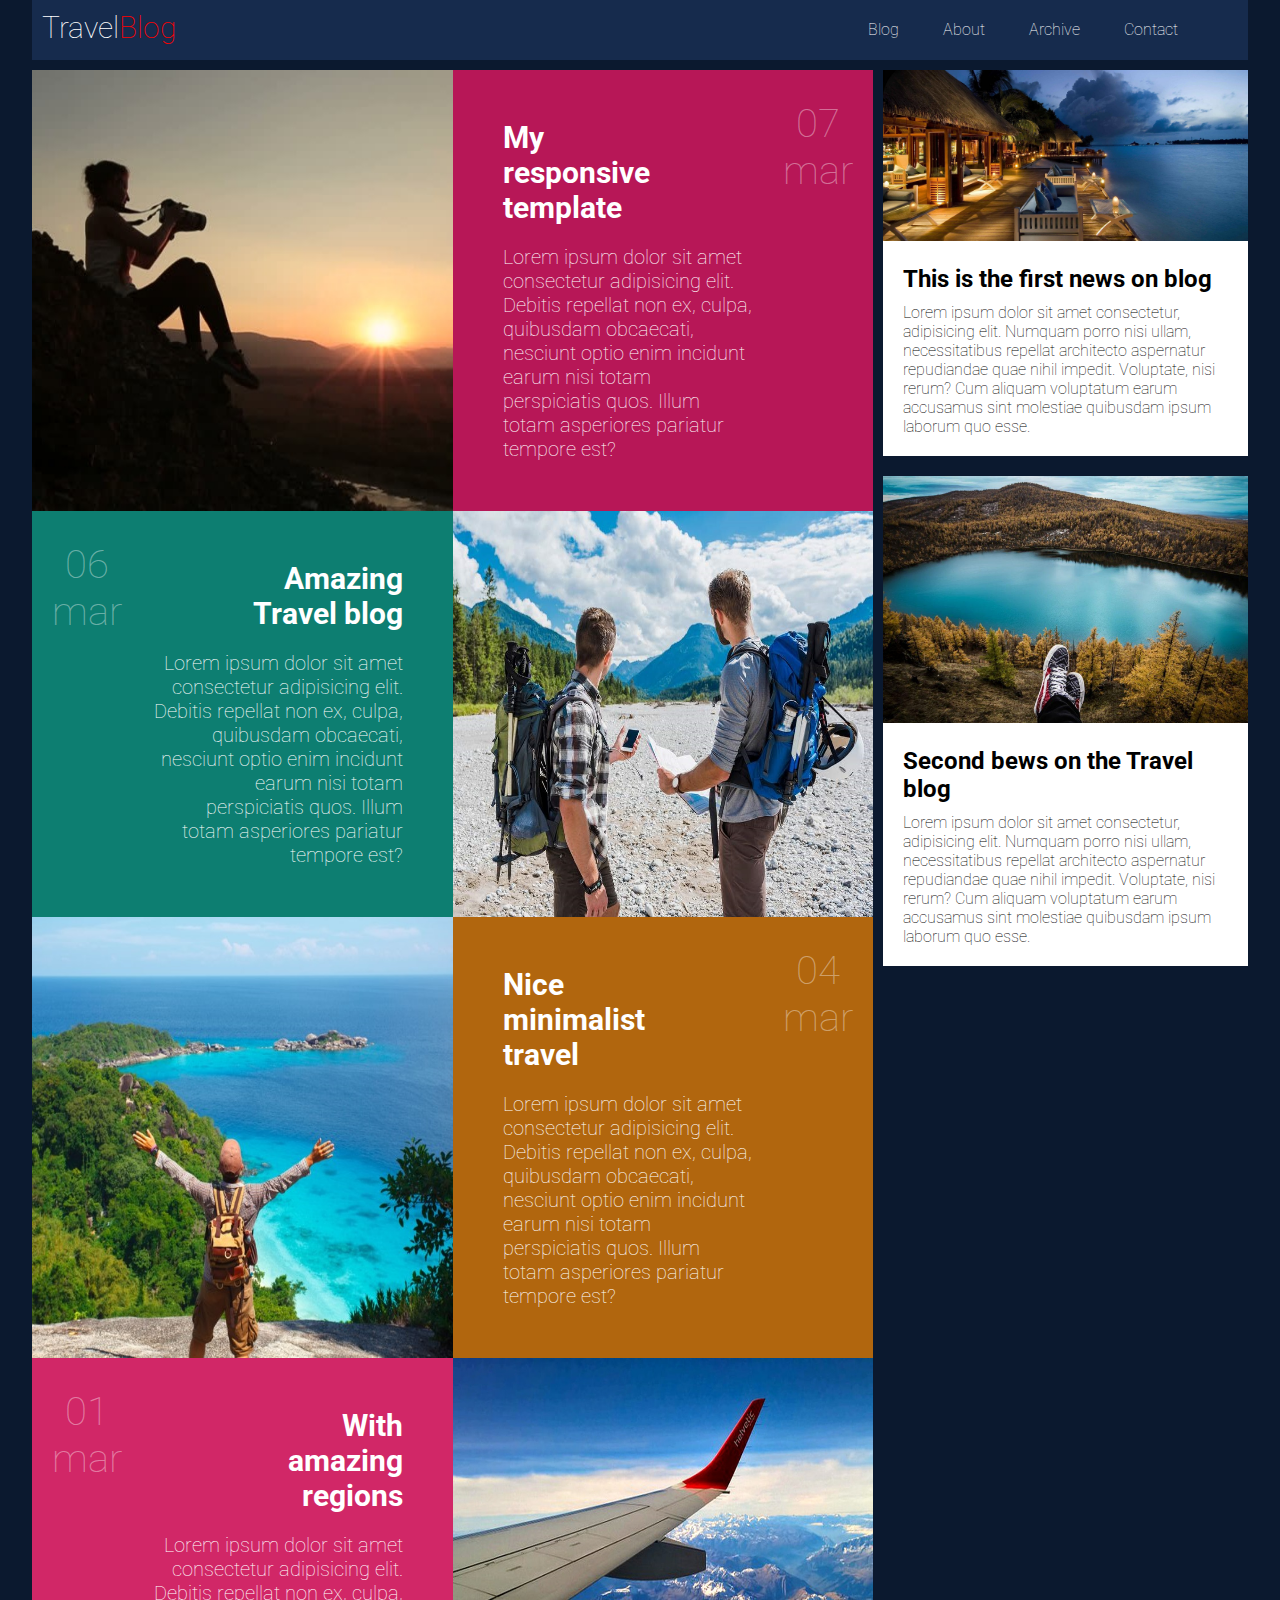
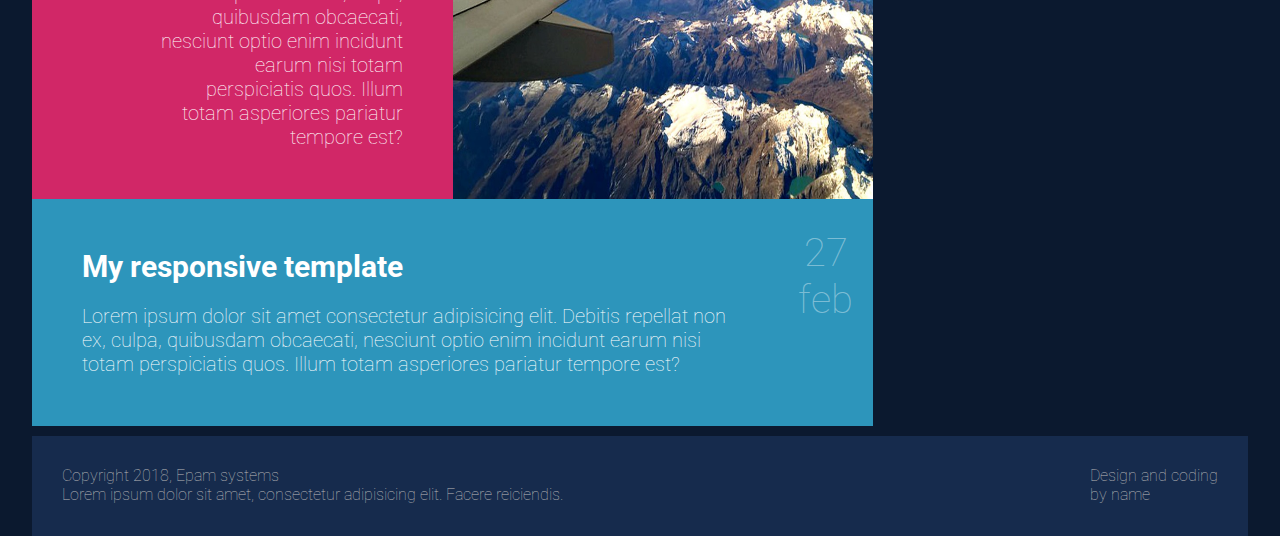
<file: FL11_HW5/homework/index.html>
<!DOCTYPE html>
<html lang="zxx">
<head>
  <meta charset="UTF-8">
  <meta name="viewport" content="width=device-width, initial-scale=1.0">
  <meta http-equiv="X-UA-Compatible" content="ie=edge">
  <link rel="stylesheet" href="css/styles.css">
  <link href='https://fonts.googleapis.com/css?family=Roboto:400,100,300,700&subset=latin,latin-ext' rel='stylesheet' type='text/css'>      
  <title>Responsive</title>
</head>
<body>
  <div class="wrapper">
    <header>
        <div class="burger-menu">
          <ul>
            <li class="top"></li>
            <li class="middle"></li>
            <li class="bottom"></li>
          </ul>
        </div>
      <div class="logo">
          <span>Travel</span><span>Blog</span>
      </div>
      <nav class="header-nav">
          <a href="#">Blog</a>
          <a href="#">About</a>
          <a href="#">Archive</a>
          <a href="#">Contact</a>
      </nav>
    </header>
    <main>
      <div class="post-1 posts">
        <div class="post-img">
          <img src="img/post1.jpg" alt="post1">
        </div>
        <div class="post-description">
          <h2>My <br/> responsive <br/> template</h2>
          <p>Lorem ipsum dolor sit amet consectetur adipisicing elit. Debitis repellat non ex, culpa, quibusdam obcaecati, nesciunt optio enim incidunt earum nisi totam perspiciatis quos. Illum totam asperiores pariatur tempore est?</p>
          <div class="date">
            <span>07</span><br/>
            <span>mar</span>
          </div>
        </div>
      </div>
      <div class="post-2 posts">
        <div class="post-img">
          <img src="img/post2.jpg" alt="post1">
        </div>
        <div class="post-description">
          <h2>Amazing <br/> Travel blog</h2>
          <p>Lorem ipsum dolor sit amet consectetur adipisicing elit. Debitis repellat non ex, culpa, quibusdam obcaecati, nesciunt optio enim incidunt earum nisi totam perspiciatis quos. Illum totam asperiores pariatur tempore est?</p>
          <div class="date">
            <span>06</span><br/>
            <span>mar</span>
          </div>
        </div>
      </div>
      <div class="post-3 posts">
        <div class="post-img">
          <img src="img/post3.jpg" alt="post1">
        </div>
        <div class="post-description">
          <h2>Nice <br/> minimalist <br/> travel</h2>
          <p>Lorem ipsum dolor sit amet consectetur adipisicing elit. Debitis repellat non ex, culpa, quibusdam obcaecati, nesciunt optio enim incidunt earum nisi totam perspiciatis quos. Illum totam asperiores pariatur tempore est?</p>
          <div class="date">
            <span>04</span><br/>
            <span>mar</span>
          </div>
        </div>
      </div>
      <div class="post-4 posts">
        <div class="post-img">
          <img src="img/post4.jpg" alt="post1">
        </div>
        <div class="post-description">
          <h2>With <br/> amazing <br/> regions</h2>
          <p>Lorem ipsum dolor sit amet consectetur adipisicing elit. Debitis repellat non ex, culpa, quibusdam obcaecati, nesciunt optio enim incidunt earum nisi totam perspiciatis quos. Illum totam asperiores pariatur tempore est?</p>
          <div class="date">
            <span>01</span><br/>
            <span>mar</span>
          </div>
        </div>
      </div>
      <div class="post-5">
        <div class="post-description">
          <h2>My responsive template</h2>
          <p>Lorem ipsum dolor sit amet consectetur adipisicing elit. Debitis repellat non ex, culpa, quibusdam obcaecati, nesciunt optio enim incidunt earum nisi totam perspiciatis quos. Illum totam asperiores pariatur tempore est?</p>
          <div class="date">
            <span>27</span><br/>
            <span>feb</span>
          </div>
        </div>
      </div>
    </main>
    <aside>
      <div class="news">
          <div class="news-img">
            <img src="img/news1.jpg" alt="news1">
          </div>
          <div class="news-description">
            <h2>This is the first news on blog</h2>
            <p>Lorem ipsum dolor sit amet consectetur, adipisicing elit. Numquam porro nisi ullam, necessitatibus repellat architecto aspernatur repudiandae quae nihil impedit. Voluptate, nisi rerum? Cum aliquam voluptatum earum accusamus sint molestiae quibusdam ipsum laborum quo esse.</p>
          </div>
      </div>
      <div class="news">
          <div class="news-img">
            <img src="img/news2.jpg" alt="news2">
          </div>
          <div class="news-description">
            <h2>Second bews on the Travel blog</h2>
            <p>Lorem ipsum dolor sit amet consectetur, adipisicing elit. Numquam porro nisi ullam, necessitatibus repellat architecto aspernatur repudiandae quae nihil impedit. Voluptate, nisi rerum? Cum aliquam voluptatum earum accusamus sint molestiae quibusdam ipsum laborum quo esse.</p>
          </div>
      </div>
    </aside>
    <footer>
      <div class="copyright">
        <p>Copyright 2018, Epam systems</p>
        <p>Lorem ipsum dolor sit amet, consectetur adipisicing elit. Facere reiciendis.</p>
      </div>
      <div class="signature">
        <p>Design and coding<br/> by name</p>
      </div>
    </footer>
  </div>
</body>
</html>
</file>
<file: FL11_HW1/homework/style.css>
html,body,div,span,applet,object,iframe,h1,h2,h3,h4,h5,h6,p,blockquote,pre,a,abbr,acronym,address,big,cite,code,del,dfn,em,font,img,ins,kbd,q,s,samp,small,strike,strong,sub,sup,tt,var,b,u,i,center,dl,dt,dd,ol,ul,li,fieldset,form,label,legend,table,caption,tbody,tfoot,thead,tr,th,td{background:transparent;border:0;margin:0;padding:0;vertical-align:baseline}body{line-height:1}h1,h2,h3,h4,h5,h6{clear:both;font-weight:normal}ol,ul{list-style:none}blockquote{quotes:none}blockquote:before,blockquote:after{content:'';content:none}del{text-decoration:line-through}table{border-collapse:collapse;border-spacing:0}a img{border:0}#container{float:left;margin:0 -240px 0 0;width:100%}#primary,#secondary{float:right;overflow:hidden;width:220px}#secondary{clear:right}#footer{clear:both;width:100%}.one-column #content{margin:0 auto;width:640px}.single-attachment #content{margin:0 auto;width:900px}body,input,textarea,.page-title span,.pingback a.url{font-family:Georgia,"Bitstream Charter",serif}h3#comments-title,h3#reply-title,#access .menu,#access div.menu ul,#cancel-comment-reply-link,.form-allowed-tags,#site-info,#site-title,#wp-calendar,.comment-meta,.comment-body tr th,.comment-body thead th,.entry-content label,.entry-content tr th,.entry-content thead th,.entry-meta,.entry-title,.entry-utility,#respond label,.navigation,.page-title,.pingback p,.reply,.widget-title,.wp-caption-text{font-family:"Helvetica Neue",Arial,Helvetica,"Nimbus Sans L",sans-serif}input[type="submit"]{font-family:"Helvetica Neue",Arial,Helvetica,"Nimbus Sans L",sans-serif}pre{font-family:"Courier 10 Pitch",Courier,monospace}code{font-family:Monaco,Consolas,"Andale Mono","DejaVu Sans Mono",monospace}#access .menu-header,div.menu,#colophon,#branding,#main,#wrapper{margin:0 auto;width:940px}#wrapper{background:#fff;margin-top:20px;padding:0 20px}#footer-widget-area{overflow:hidden}#footer-widget-area .widget-area{float:left;margin-right:20px;width:220px}#footer-widget-area #fourth{margin-right:0}#site-info{float:left;font-size:14px;font-weight:bold;width:700px}#site-generator{float:right;width:220px}body{background:#f1f1f1}body,input,textarea{color:#666;font-size:12px;line-height:18px}hr{background-color:#e7e7e7;border:0;clear:both;height:1px;margin-bottom:18px}p{margin-bottom:18px}ul{list-style:square;margin:0 0 18px 1.5em}ol{list-style:decimal;margin:0 0 18px 1.5em}ol ol{list-style:upper-alpha}ol ol ol{list-style:lower-roman}ol ol ol ol{list-style:lower-alpha}ul ul,ol ol,ul ol,ol ul{margin-bottom:0}dl{margin:0 0 24px 0}dt{font-weight:bold}dd{margin-bottom:18px}strong{font-weight:bold}cite,em,i{font-style:italic}big{font-size:131.25%}ins{background:#ffc;text-decoration:none}blockquote{font-style:italic;padding:0 3em}blockquote cite,blockquote em,blockquote i{font-style:normal}pre{background:#f7f7f7;color:#222;line-height:18px;margin-bottom:18px;overflow:auto;padding:1.5em}abbr,acronym{cursor:help}sup,sub{height:0;line-height:1;position:relative;vertical-align:baseline}sup{bottom:1ex}sub{top:.5ex}small{font-size:smaller}input{margin-bottom:10px}input[type="text"],input[type="password"],input[type="email"],input[type="url"],input[type="number"],textarea{background:#f9f9f9;border:1px solid #ccc;box-shadow:inset 1px 1px 1px rgba(0,0,0,0.1);-moz-box-shadow:inset 1px 1px 1px rgba(0,0,0,0.1);-webkit-box-shadow:inset 1px 1px 1px rgba(0,0,0,0.1);padding:2px}a:link{color:#06c}a:visited{color:#743399}a:active,a:hover{color:#ff4b33}.screen-reader-text{clip:rect(1px,1px,1px,1px);overflow:hidden;position:absolute !important;height:1px;width:1px}#header{padding:30px 0 0 0}#site-title{float:left;font-size:30px;line-height:36px;margin:0 0 18px 0;width:700px}#site-title a{color:#000;font-weight:bold;text-decoration:none}#site-description{color:#000;clear:right;float:right;font-style:italic;margin:15px 0 18px 0;opacity:.65;width:220px}#branding img{border-top:4px solid #000;border-bottom:1px solid #000;display:block;float:left}#access{background:#000;display:block;float:left;margin:0 auto;width:940px}#access .menu-header,div.menu{font-size:13px;margin-left:12px;width:928px}#access .menu-header ul,div.menu ul{list-style:none;margin:0}#access .menu-header li,div.menu li{float:left;position:relative}#access a{color:#aaa;display:block;line-height:38px;padding:0 10px;text-decoration:none}#access ul ul{box-shadow:0 3px 3px rgba(0,0,0,0.2);-moz-box-shadow:0 3px 3px rgba(0,0,0,0.2);-webkit-box-shadow:0 3px 3px rgba(0,0,0,0.2);display:none;position:absolute;top:38px;left:0;float:left;width:180px;z-index:99999}#access ul ul li{min-width:180px}#access ul ul ul{left:100%;top:0}#access ul ul a{background:#333;line-height:1em;padding:10px;width:160px;height:auto}#access li:hover>a,#access ul ul:hover>a{background:#333;color:#fff}#access ul li:hover>ul{display:block}#access ul li.current_page_item>a,#access ul li.current_page_ancestor>a,#access ul li.current-menu-ancestor>a,#access ul li.current-menu-item>a,#access ul li.current-menu-parent>a{color:#fff}* html #access ul li.current_page_item a,* html #access ul li.current_page_ancestor a,* html #access ul li.current-menu-ancestor a,* html #access ul li.current-menu-item a,* html #access ul li.current-menu-parent a,* html #access ul li a:hover{color:#fff}#main{clear:both;overflow:hidden;padding:40px 0 0 0}#content{margin-bottom:36px}#content,#content input,#content textarea{color:#333;font-size:16px;line-height:24px}#content p,#content ul,#content ol,#content dd,#content pre,#content hr{margin-bottom:24px}#content ul ul,#content ol ol,#content ul ol,#content ol ul{margin-bottom:0}#content pre,#content kbd,#content tt,#content var{font-size:15px;line-height:21px}#content code{font-size:13px}#content dt,#content th{color:#000}#content h1,#content h2,#content h3,#content h4,#content h5,#content h6{color:#000;line-height:1.5em;margin:0 0 20px 0}#content table{border:1px solid #e7e7e7;margin:0 -1px 24px 0;text-align:left;width:100%}#content tr th,#content thead th{color:#777;font-size:12px;font-weight:bold;line-height:18px;padding:9px 24px;border-right:1px solid #e7e7e7}#content tr td{border-top:1px solid #e7e7e7;padding:6px 24px;border-right:1px solid #e7e7e7}#content tr.odd td{background:#f2f7fc}.hentry{margin:0 0 48px 0}.home .sticky{background:#f2f7fc;border-top:4px solid #000;margin-left:-20px;margin-right:-20px;padding:18px 20px}.single .hentry{margin:0 0 36px 0}.page-title{color:#000;font-size:14px;font-weight:bold;margin:0 0 36px 0}.page-title span{color:#333;font-size:16px;font-style:italic;font-weight:normal}.page-title a:link,.page-title a:visited{color:#777;text-decoration:none}.page-title a:active,.page-title a:hover{color:#ff4b33}#content .entry-title{color:#000;font-size:21px;font-weight:bold;line-height:1.3em;margin-bottom:0}.entry-title a:link,.entry-title a:visited{color:#000;text-decoration:none}.entry-title a:active,.entry-title a:hover{color:#ff4b33}.entry-meta{color:#777;font-size:12px}.entry-meta abbr,.entry-utility abbr{border:0}.entry-meta abbr:hover,.entry-utility abbr:hover{border-bottom:1px dotted #666}.single-author .by-author{position:absolute !important;clip:rect(1px 1px 1px 1px);clip:rect(1px,1px,1px,1px)}.entry-content,.entry-summary{clear:both;padding:12px 0 0 0}.entry-content .more-link{white-space:nowrap}#content .entry-summary p:last-child{margin-bottom:12px}.entry-content fieldset{border:1px solid #e7e7e7;margin:0 0 24px 0;padding:24px}.entry-content fieldset legend{background:#fff;color:#000;font-weight:bold;padding:0 24px}.entry-content input{margin:0 0 24px 0}.entry-content input.file,.entry-content input.button{margin-right:24px}.entry-content label{color:#777;font-size:12px}.entry-content select{margin:0 0 24px 0}.entry-content sup,.entry-content sub{font-size:10px}.entry-content blockquote.left{float:left;margin-left:0;margin-right:24px;text-align:right;width:33%}.entry-content blockquote.right{float:right;margin-left:24px;margin-right:0;text-align:left;width:33%}.page-link{clear:both;color:#000;font-weight:bold;line-height:48px;word-spacing:.5em}.page-link a:link,.page-link a:visited{background:#f1f1f1;color:#333;font-weight:normal;padding:.5em .75em;text-decoration:none}.home .sticky .page-link a{background:#d9e8f7}.page-link a:active,.page-link a:hover{color:#ff4b33}body.page .edit-link{clear:both;display:block}#entry-author-info{background:#f2f7fc;border-top:4px solid #000;clear:both;font-size:14px;line-height:20px;margin:24px 0;overflow:hidden;padding:18px 20px}#entry-author-info #author-avatar{background:#fff;border:1px solid #e7e7e7;float:left;height:60px;margin:0 -104px 0 0;padding:11px}#entry-author-info #author-description{float:left;margin:0 0 0 104px}#entry-author-info h2{color:#000;font-size:100%;font-weight:bold;margin-bottom:0}.entry-utility{clear:both;color:#777;font-size:12px;line-height:18px}.entry-meta a,.entry-utility a{color:#777}.entry-meta a:hover,.entry-utility a:hover{color:#ff4b33}#content .video-player{padding:0}.format-standard .wp-video,.format-standard .wp-audio-shortcode,.format-audio .wp-audio-shortcode,.format-standard .video-player{margin-bottom:24px}.home #content .format-aside p,.home #content .category-asides p{font-size:14px;line-height:20px;margin-bottom:10px;margin-top:0}.format-gallery .size-thumbnail img,.category-gallery .size-thumbnail img{border:10px solid #f1f1f1;margin-bottom:0}.format-gallery .gallery-thumb,.category-gallery .gallery-thumb{float:left;margin-right:20px;margin-top:-4px}.home #content .format-gallery .entry-utility,.home #content .category-gallery .entry-utility{padding-top:4px}.attachment .entry-content .entry-caption{font-size:140%;margin-top:24px}.attachment .entry-content .nav-previous a:before{content:'\2190\00a0'}.attachment .entry-content .nav-next a:after{content:'\00a0\2192'}#content img.size-auto,#content img.size-full,#content img.size-large,#content img.size-medium,#content .entry-attachment img,#content .widget-container img{max-width:100%;height:auto}#ie8 #content img.size-auto,#ie8 #content img.size-full,#ie8 #content img.size-large,#ie8 #content img.size-medium,#ie8 #content .entry-attachment img{width:auto}.alignleft,img.alignleft{display:inline;float:left;margin-right:24px;margin-top:4px}.alignright,img.alignright{display:inline;float:right;margin-left:24px;margin-top:4px}.aligncenter,img.aligncenter{clear:both;display:block;margin-left:auto;margin-right:auto}img.alignleft,img.alignright,img.aligncenter{margin-bottom:12px}.wp-caption{background:#f1f1f1;line-height:18px;margin-bottom:20px;max-width:100%;padding:4px;text-align:center}.wp-caption img{margin:5px 5px 0;max-width:622px}.wp-caption p.wp-caption-text{color:#777;font-size:12px;margin:5px}.wp-smiley{margin:0}.gallery{margin:0 auto 18px}.gallery .gallery-item{float:left;margin-top:0;text-align:center}.gallery-columns-1 .gallery-item{width:100%}.gallery-columns-2 .gallery-item{width:50%}.gallery-columns-3 .gallery-item{width:33%}.gallery-columns-4 .gallery-item{width:25%}.gallery-columns-5 .gallery-item{width:20%}.gallery-columns-6 .gallery-item{width:16%}.gallery-columns-7 .gallery-item{width:14%}.gallery-columns-8 .gallery-item{width:12%}.gallery-columns-9 .gallery-item{width:11%}.gallery-columns-1 img{max-width:620px}.gallery-columns-2 img{max-width:288px}.gallery-columns-3 img{max-width:177px}.gallery-columns-4 img{max-width:122px}.gallery-columns-5 img{max-width:88px}.gallery-columns-6 img{max-width:66px}.gallery-columns-7 img{max-width:50px}.gallery-columns-8 img{max-width:39px}.gallery-columns-9 img{max-width:29px}.gallery-item img{height:auto}.gallery-columns-2 .attachment-medium{max-width:92%;height:auto}.gallery-columns-4 .attachment-thumbnail{max-width:84%;height:auto}.gallery .gallery-caption{color:#777;font-size:12px;margin:0 0 12px}.gallery dl{margin:0}.gallery img{border:10px solid #f1f1f1}.gallery br+br{display:none}#content .entry-attachment img{display:block;margin:0 auto}.navigation{color:#777;font-size:12px;line-height:18px;overflow:hidden}.navigation a:link,.navigation a:visited{color:#777;text-decoration:none}.navigation a:active,.navigation a:hover{color:#ff4b33}.nav-previous{float:left;width:50%}.nav-next{float:right;text-align:right;width:50%}#nav-above{margin:0 0 18px 0}#nav-above{display:none}.paged #nav-above,.single #nav-above{display:block}#nav-below{margin:-18px 0 0 0}#comments{clear:both}#comments .navigation{padding:0 0 18px 0}h3#comments-title,h3#reply-title{color:#000;font-size:20px;font-weight:bold;margin-bottom:0}h3#comments-title{padding:24px 0}.commentlist{list-style:none;margin:0}.commentlist li.comment{border-bottom:1px solid #e7e7e7;line-height:24px;margin:0 0 24px 0;padding:0 0 0 56px;position:relative}.commentlist li:last-child{border-bottom:0;margin-bottom:0}#comments .comment-body ul,#comments .comment-body ol{margin-bottom:18px}#comments .comment-body p:last-child{margin-bottom:6px}#comments .comment-body blockquote p:last-child{margin-bottom:24px}.commentlist ol{list-style:decimal}.commentlist .avatar{position:absolute;top:4px;left:0}.comment-author cite{color:#000;font-style:normal;font-weight:bold}.comment-author .says{font-style:italic}.comment-meta{font-size:12px;margin:0 0 18px 0}.comment-meta a:link,.comment-meta a:visited{color:#777;text-decoration:none}.comment-meta a:active,.comment-meta a:hover{color:#ff4b33}.commentlist .bypostauthor>div{background:#f2f7fc;border-top:4px solid #000;margin-bottom:10px;padding:10px 0 0 20px}.reply{font-size:12px;padding:0 0 24px 0}.reply a,a.comment-edit-link{color:#777}.reply a:hover,a.comment-edit-link:hover{color:#ff4b33}.commentlist .children{list-style:none;margin:0}.commentlist .children li{border:0;margin:0}.nopassword,.nocomments{display:none}#comments .pingback{border-bottom:1px solid #e7e7e7;margin-bottom:18px;padding-bottom:18px}.commentlist li.comment+li.pingback{margin-top:-6px}#comments .pingback p{color:#777;display:block;font-size:12px;line-height:18px;margin:0}#comments .pingback .url{font-size:13px;font-style:italic}input[type="submit"]{color:#333}form{text-align:right}input{width:200px}#respond{border-top:1px solid #e7e7e7;margin:24px 0;overflow:hidden;position:relative}#respond p{margin:0}#respond .comment-notes{margin-bottom:1em}.form-allowed-tags{line-height:1em}.children #respond{margin:0 48px 0 0}h3#reply-title{margin:18px 0}#comments-list #respond{margin:0 0 18px 0}#comments-list ul #respond{margin:0}#cancel-comment-reply-link{font-size:12px;font-weight:normal;line-height:18px}#respond .required{color:#ff4b33;font-weight:bold}#respond label{color:#777;font-size:12px}#respond input{margin:0 0 9px;width:98%}#respond textarea{width:98%}#respond .form-allowed-tags{color:#777;font-size:12px;line-height:18px}#respond .form-allowed-tags code{font-size:11px}#respond .form-submit{margin:12px 0}#respond .form-submit input{font-size:14px;width:auto}.widget-area ul{list-style:none;margin-left:0}.widget-area ul ul{list-style:square;margin-left:1.3em}.widget-area select{max-width:100%}.widget_search #s{width:60%}.widget_search label{display:none}.widget-container{word-wrap:break-word;-webkit-hyphens:auto;-moz-hyphens:auto;hyphens:auto;margin:0 0 18px 0}.widget-container .wp-caption img{margin:auto}.widget-container.widget_image .wp-caption{width:auto}.widget-container.widget_image .wp-caption img{margin-left:-8px}.widget-title{color:#222;font-size:14px;font-weight:bold}.widget-area a:link,.widget-area a:visited{text-decoration:none}.widget-area a:active,.widget-area a:hover{text-decoration:underline}.widget-area .entry-meta{font-size:11px}#wp_tag_cloud div{line-height:1.6em}#wp-calendar{width:100%}#wp-calendar caption{color:#222;font-size:14px;font-weight:bold;padding-bottom:4px;text-align:left}#wp-calendar thead{font-size:11px}#wp-calendar tbody{color:#aaa}#wp-calendar tbody td{background:#f5f5f5;border:1px solid #fff;padding:3px 0 2px;text-align:center}#wp-calendar tbody .pad{background:0}#wp-calendar tfoot #next{text-align:right}.widget_rss a.rsswidget{color:#000}.widget_rss a.rsswidget:hover{color:#ff4b33}.widget_rss .widget-title img{width:11px;height:11px}#main .widget-area ul{margin-left:0;padding:0 20px 0 0}#main .widget-area ul ul{border:0;margin-left:1.3em;padding:0}#main .widget-container.music-player ul{margin:0}#footer{margin-bottom:20px}#colophon{border-top:4px solid #000;margin-top:-4px;overflow:hidden;padding:18px 0}#site-info{font-weight:bold}#site-info a{color:#000;text-decoration:none}#site-generator{font-style:italic;position:relative}#site-generator a{background:url(images/wordpress.png) center left no-repeat;color:#666;display:inline-block;line-height:16px;padding-left:20px;text-decoration:none}#site-generator a:hover{text-decoration:underline}img#wpstats{display:block;margin:0 auto 10px}pre{-webkit-text-size-adjust:140%}code{-webkit-text-size-adjust:160%}#access,.entry-meta,.entry-utility,.navigation,.widget-area{-webkit-text-size-adjust:120%}#site-description{-webkit-text-size-adjust:none}@media print{body{background:none !important}#wrapper{clear:both !important;display:block !important;float:none !important;position:relative !important}#header{border-bottom:2pt solid #000;padding-bottom:18pt}#colophon{border-top:2pt solid #000}#site-title,#site-description{float:none;line-height:1.4em;margin:0;padding:0}#site-title{font-size:13pt}.entry-content{font-size:14pt;line-height:1.6em}.entry-title{font-size:21pt}#access,#branding img,#respond,.comment-edit-link,.edit-link,.navigation,.page-link,.widget-area{display:none !important}#container,#header,#footer{margin:0;width:100%}#content,.one-column #content{margin:24pt 0 0;width:100%}.wp-caption p{font-size:11pt}#site-info,#site-generator{float:none;width:auto}#colophon{width:auto}img#wpstats{display:none}#site-generator a{margin:0;padding:0}#entry-author-info{border:1px solid #e7e7e7}#main{display:inline}.home .sticky{border:0}}img{width:140px;vertical-align:middle;display:block;margin:0 auto;margin-left:calc(50% - 50px);margin-bottom:20px}nav>a{padding:10px;color:#0279c1}nav>a b:hover{color:#00527a}nav>a:visited{color:#0279c1}article{padding-left:10px}footer{margin-top:20px;padding:40px 20px;text-align:center;background:#3333}
</file>
<file: FL11_HW11/homework/assets/material-icons/material-icons.css>
@font-face {
  font-family: 'Material Icons';
  font-style: normal;
  font-weight: 400;
  src: url(MaterialIcons-Regular.eot); /* For IE6-8 */
  src: local('Material Icons'),
       local('MaterialIcons-Regular'),
       url(MaterialIcons-Regular.woff2) format('woff2'),
       url(MaterialIcons-Regular.woff) format('woff'),
       url(MaterialIcons-Regular.ttf) format('truetype');
}

.material-icons {
  font-family: 'Material Icons';
  font-weight: normal;
  font-style: normal;
  font-size: 24px;  /* Preferred icon size */
  display: inline-block;
  line-height: 1;
  text-transform: none;
  letter-spacing: normal;
  word-wrap: normal;
  white-space: nowrap;
  direction: ltr;

  /* Support for all WebKit browsers. */
  -webkit-font-smoothing: antialiased;
  /* Support for Safari and Chrome. */
  text-rendering: optimizeLegibility;

  /* Support for Firefox. */
  -moz-osx-font-smoothing: grayscale;

  /* Support for IE. */
  font-feature-settings: 'liga';
}
</file>
<file: FL11_HW11/homework/assets/styles.css>
body {
    max-width: 1400px;
    margin: 0 auto;
}
#root {
    width: 100%;
    margin: 0 auto;
}
h2 {
    text-align: center;
    color: #31b0d5;
}
#todo-header{
    display: flex;
    flex-direction: row;
    justify-content: space-between;
}
#alert {
    color: red;
}
#action {
    margin: 0 auto;
    width: 110%;
    height: 30px;
    padding: 10px;
    display: inline-block;
    border: 1px solid lightgray;
    border-radius: 25px;
    box-shadow: 0 0 2px lightgray;
    background-color: #6deaf41a;
}
#todo-body {
    margin: 0 auto;
    width: 100%;
}
#addAction {
    border: 0;
    background-color: #ffffff00;
}
hr {
    margin-top: 20px;
    padding: 3px;
    background-color: #6debf441;
    border: 1px solid transparent;
}
.list {
    font-size: 20px;
    font-family: "Open Sans", sans-serif;
    list-style: none;
    display: flex;
    flex-direction: row;
    justify-content: space-between;
    align-items: center;
}
#check {
    width: 22px;
    height: 22px;
    margin: 10px;
}

.material-icons {
    font-size: 56px;
    color: #31b0d5;
    line-height: 46px;
}
.material-icons.delete, .material-icons.edit {
    font-size: 23px;
    color: #31b0d5;
    line-height: 1.6;
    margin: 0 12px;
}
ul {
    padding: 0;
    margin: 0;
}
ul li:nth-child(2n+1){
    background-color: #6deaf41a;
}
</file>
<file: FL11_HW2/homework/css/general.css>
/* 

please don't edit this styles

*/

h2.tm-section-title {
    color: lightskyblue;
}

a:focus {
    color: #666;
    outline: 0
}

ul {
    padding: 0;
    margin: 0
}

body {
    background-color: #f5f5f5;
    color: #000;
    font-family: 'Open Sans', Helvetica, Arial, sans-serif;
    font-size: 16px;
    font-weight: 300;
    padding-top: 30px;
    overflow-x: hidden
}

section:before {
    position: absolute;
    z-index: 1
}

.box,
.tm-content-box,
.tm-main-nav {
    background-color: #fff
}

.tm-sidebar {
    z-index: 10;
    position: fixed;
    left: 0;
    right: 0;
    top: 0;
    width: 100%;
}

.tm-sidebar ul{
    margin: 0px;
    display: flex;
}

.tm-main-nav {
    font-size: 1.5em;
    text-align: center
}

.tm-nav-item {
    list-style: none;
    width: 100%;
}

.tm-nav-item-link {
    border: 1px solid transparent;
    color: #666;
    display: block;
    padding: 10px;
    width: 100%;
    -webkit-transition: all .3s ease;
    transition: all .3s ease
}

.carousel-indicators li,
.tm-banner-inner {
    border: 1px solid lightgrey
}


.tm-nav-item-link.active,
.tm-nav-item-link:hover {
    color: #666;
    text-decoration: none;
}

.tm-nav-item-link:focus {
    text-decoration: none
}

.tm-banner-text,
.tm-banner-title,
.tm-section-title {
    color: #666;
    font-weight: 300;
    margin: 0
}

.tm-section-title {
    margin-bottom: 20px
}

.tm-section-title-box {
    margin-bottom: 0
}

.tm-banner-title {
    font-size: 3.3em;
    letter-spacing: 2px;
    text-transform: uppercase
}

.tm-main-content {
    padding-top: 70px;
}

.tm-content-box {
    overflow: hidden;
    margin-bottom: 30px
}

.padding-medium {
    padding: 40px
}

.tm-banner {
    padding: 30px
}

.tm-banner-inner {
    padding: 30px 0;
    height: 100%;
    text-align: center;
    display: flex;
    -webkit-box-orient: vertical;
    -webkit-box-direction: normal;
    -webkit-flex-direction: column;
    -ms-flex-direction: column;
    flex-direction: column;
    -webkit-box-align: center;
    -webkit-align-items: center;
    -ms-flex-align: center;
    align-items: center;
    -webkit-box-pack: center;
    -webkit-justify-content: center;
    -ms-flex-pack: center;
    justify-content: center
}

.tm-banner-inner img{
    width: 120px;
}

.tm-banner-text {
    font-size: 1.4em
}

.boxes,
.tm-box-bg-title {
    display: -webkit-box;
    display: -webkit-flex;
    display: -ms-flexbox
}

/*.flex-item {*/
    /*-webkit-box-flex: 0 1 auto;*/
    /*-webkit-flex: 0 1 auto;*/
    /*-ms-flex: 0 1 auto;*/
    /*flex: 0 1 auto*/
/*}*/

.section-description {
    line-height: 1.8;
    margin-bottom: 25px
}

.section-description:last-child {
    margin-bottom: 0
}

.tm-team-description-container {
    max-width: 500px
}

.tm-team-info {
    display: flex
}

.box {
    list-style: none;
    width: 33.3333%;
    height: auto;
}

.box-bg {
    position: relative
}

.box-img {
    width: 100%;
}

.tm-box-bg-title {
    position: absolute;
    top: 0;
    right: 0;
    bottom: 0;
    left: 0;
    display: flex;
    -webkit-box-align: center;
    -webkit-align-items: center;
    -ms-flex-align: center;
    align-items: center;
    -webkit-box-pack: center;
    -webkit-justify-content: center;
    -ms-flex-pack: center;
    justify-content: center
}

.boxes {
    display: flex;
    -webkit-flex-wrap: wrap;
    -ms-flex-wrap: wrap;
    flex-wrap: wrap
}

.gallery-container a {
    cursor: -webkit-zoom-in;
    cursor: zoom-in
}

.carousel {
    position: relative;
    height: auto;
    padding: 50px 50px 80px;
    text-align: center
}

.carousel-indicators {
    bottom: 30px
}

.carousel-content {
    color: #000;
    display: -webkit-box;
    display: -webkit-flex;
    display: -ms-flexbox;
    display: flex;
    -webkit-box-align: center;
    -webkit-align-items: center;
    -ms-flex-align: center;
    align-items: center
}

.carousel-indicators .active {
    background-color: lightgrey
}

.contact-form {
    overflow: hidden
}

.form-control {
    border-radius: 0;
    font-size: 1em
}

.form-control:focus {
    border-color: lightgrey;
    box-shadow: inset 0 1px 1px rgba(0, 0, 0, .075), 0 0 8px rgba(153, 153, 153, .45)
}

.form-group {
    margin-bottom: 20px
}

.form-group-2-col-left {
    padding-left: 0;
    padding-right: 5px
}

.form-group-2-col-right {
    padding-right: 0;
    padding-left: 5px
}

.mandatory-field:after {
    position: absolute;
    top: 0;
    right: 7px
}

.carousel-inner>.carousel-item>a>img, .carousel-inner>.carousel-item>img, .img-contact-us {
    width: 100%;
}

.tm-footer {
    color: #666;
    padding-bottom: 15px
}
</file>
<file: FL11_HW2/homework/css/style.css>
@media print {
  * {
    background-color: #ffffff;
  }
  #about, .tm-sidebar, .flex-item.tm-team-img, ul.boxes.gallery-container, .carousel-indicators, .img-fluid.img-contact-us, #contact {
    display: none;
  }

  body, .tm-main-content {
    padding: 0;
    margin: 0 auto;
    font-size: 12px !important;
  }

  h2 {
    color: #81cbfa;
    font-weight: lighter;
    text-transform: uppercase;
  }
  
  .tm-content-box, .tm-team-description-container, .padding-medium {
    padding-top: 0;
    margin-bottom: 0;
    margin-top: 0;
    padding-bottom: 0;
  }

  .padding-medium.flex-item.tm-team-description-container.flex-item {
    text-align: center;
    max-width: 100%;
  }

  .heading.tm-content-box .padding-medium {
    text-align: center;
  }

  .heading.tm-content-box .padding-medium ol {
    padding-left: 10px;
    max-width: 300px;
    margin: 0 auto;
  }

  .heading.tm-content-box .padding-medium li {
    list-style-type: none;
  }

  .heading.tm-content-box .padding-medium li a {
    color: #000;
  }

  .heading.tm-content-box .padding-medium li::first-letter {
    font-size: 22px;
    color: #76cdd7;
  }

  .heading.tm-content-box .padding-medium li:nth-child(odd) {
    text-align: left;
  }

  .heading.tm-content-box .padding-medium li:nth-child(even) {
    text-align: right;
  }
}

@media screen {
  .tm-main-nav, #home, section {
    box-shadow: 0 0 10px rgba(61, 55, 61, 0.7);
  }

  nav.tm-main-nav li {
    transition: all 0.5s ease;
  }

  nav.tm-main-nav li:hover {
    background-color: rgba(128, 128, 128, 0.25);
  }

  section::before {
    content: "";
    border: 20px solid transparent;
    border-left: 20px solid #76cdd7;
    border-top: 20px solid #76cdd7;
  }

  h2 {
    color: #76cdd7;
  }

  h2 + p {
    font-style: italic;
  }

  section p {
    text-indent: 20px;
    line-height: 2;
  }

  .box.box-bg {
    transition: all 0.5s ease;
  }

  .box.box-bg:hover {
    background: #87cefa;
  }

  .box.box-bg:hover h2 {
    color: #ffffff;
    font-weight: bolder;
  }

  .tm-banner {
    background-color: #76cdd7;
  }

  .tm-banner-inner {
    background-color: #ffffff;
  }

  .tm-banner-inner > p.tm-banner-text {
    animation: rotate 5s linear infinite;
    text-shadow: 0 5px 0 #76cdd7, 0 10px 5px #76cdd7;
    letter-spacing: 3px;
    word-spacing: 10px;
  }

  @keyframes rotate {
    0% {
      transform: rotateY(0deg);
    }
    100% {
      transform: rotateY(360deg);
    }
  }
  
  .tm-content-box.flex-2-col {
    display: flex;
  }
  
  .padding-medium.flex-item.tm-team-description-container.flex-item {
    display: flex;
    flex-direction: column;
    justify-content: center;
  }

  .heading.tm-content-box h2 {
    text-align: center;
    color: #76cdd7;
  }

  .heading.tm-content-box li {
    list-style-type: lower-roman;
  }

  .heading.tm-content-box li a {
    text-decoration: none;
    color: #000000;
  }

  .heading.tm-content-box li a:visited {
    color: #ffb347;
  }

  .heading.tm-content-box li a {
    transition: all 0.2s ease;
  }

  .heading.tm-content-box li a:hover {
    color: #ffb347;
    font-weight: bold;
  }

  .heading.tm-content-box li a:hover::before {
    content: "|";
    color: #ffb347;
    font-weight: bold;
  }

  .heading.tm-content-box li:nth-child(1)::after, .heading.tm-content-box li:nth-child(3)::after {
    content: "New";
    color: #ff0000;
    font-weight: bold;
    vertical-align: super;
    font-size: 12px;
    font-variant: small-caps;
  }

  section.blocks .boxes.gallery-container li {
    padding: 10px;
    font-style: italic;
  }

  section.blocks .boxes.gallery-container li p {
    text-indent: 0;
    line-height: 1.5;
  }

  section.blocks div.tm-content-box ul.boxes li.box div h2 {
    color: #000000;
    font-style: normal;
  }

  ul.boxes.gallery-container li p::first-letter {

    font-size: 1.5rem;
  }

  ul.boxes.gallery-container li:nth-child(even) {
    background-color: #f2f2f2;
  }

  #contact input, #contact textarea {
    border: 2px solid #81cbfa;
    border-radius: 3px;
    color: #aaa6ab;
    transition: all 0.2s ease;
  }

  #contact input {
    border-top: 0;
    border-right: 0;
    border-left: 0;
  }

  #contact input:focus, #contact textarea:focus {
    border: 2px solid #81cbfa;
    color: #ffffff;
    background: rgba(0, 146, 146, 0.5);
    border-radius: 7px;
    box-shadow: none;
  }

  #contact input:focus::placeholder, #contact textarea:focus::placeholder {
    color: #ffffff;
  }

  #contact textarea {
    resize: none;
    border-radius: 5px;
  }

  #contact #contact_email {
    background-image: url("../img/email-icon.png");
    background-position: right;
    background-size: 30px;
    background-repeat: no-repeat;
  }

  #contact button {
    background-color: inherit;
    border: 2px solid #81cbfa;
    border-radius: 0;
    color: #76cdd7;
    font-size: 1.5rem;
    padding: 15px 70px;
    float: right;
    transition: all 0.5s ease;
  }

  #contact button:hover {
    background-color: #85c7f7;
    color: #e8e8e8;
    border: 2px solid #85c7f7;
  }
}
</file>
<file: FL11_HW3/homework/css/style1.css>
.header_heading::before {
  content: '';
  width: 380px;
  height: 30px;
  top: 290px;
  position: absolute;
  background-color: #14a0c7;
  z-index: -1000; }

* {
  margin: 0;
  padding: 0;
  box-sizing: border-box; }

body {
  background-color: #ffffff; }

.header {
  background-image: url(../img/m-h-day.jpg);
  background-repeat: no-repeat;
  background-size: cover;
  background-position: center;
  min-height: 900px;
  display: flex;
  justify-content: center;
  padding-top: 25px;
  border-radius: 0 0 50% 0 / 40%; }
  .header-wrap {
    width: 1480px;
    z-index: 1000; }
  .header_heading {
    width: 45%;
    margin-top: 70px;
    font-family: "Source Sans Pro", sans-serif;
    font-size: 90px;
    color: #2c2f3c;
    font-weight: bold;
    display: inline-block;
    line-height: 90px; }
  .header_text {
    padding-top: 40px;
    font-family: "Hind", sans-serif;
    color: #2c2f3c;
    font-size: 20px;
    white-space: pre-line;
    line-height: 30px; }
  .header_button {
    margin-top: 70px;
    background-color: #699900;
    padding: 15px 50px;
    border: none;
    color: #f2f3f7;
    font-family: "Source Sans Pro", sans-serif;
    font-size: 22px;
    outline: none;
    font-weight: bold;
    transition: all 0.1s ease; }
    .header_button:hover {
      cursor: pointer;
      background-color: #567e00; }
    .header_button:active {
      box-shadow: inset 0px 0px 24px -1px rgba(73, 107, 0, 0.7); }

.landing-logo img {
  float: left; }
.landing-logo p {
  margin-left: 15px;
  font-family: "Hind", sans-serif;
  font-size: 30px;
  color: #2c2f3c;
  display: inline-block;
  font-weight: bold;
  line-height: 20px;
  padding-top: 10px; }
.landing-logo span {
  display: block;
  font-size: 10px;
  text-align: center; }

.section {
  display: flex;
  flex-direction: column;
  justify-content: center;
  align-items: center;
  background-color: #ffffff;
  position: relative;
  z-index: 1000; }
  .section_text {
    margin: 45px 0;
    text-align: center;
    font-family: "Source Sans Pro", sans-serif;
    font-size: 50px;
    color: #2c2f3c;
    font-weight: 600;
    position: relative; }
  .section_text::after {
    content: '';
    width: 45%;
    height: 25%;
    top: 60%;
    left: 52%;
    position: absolute;
    background-color: #14a0c7;
    z-index: -1000; }
  .section_card_wrap {
    width: 1480px;
    display: flex;
    flex-direction: row; }
  .section_banner {
    position: relative;
    width: 1200px;
    height: 170px;
    top: 90px;
    border-radius: 8px;
    background-image: linear-gradient(-90deg, #2c5adb, #699900);
    padding: 0 125px;
    z-index: 1000; }
    .section_banner_text_wrap {
      display: inline-block;
      position: relative;
      line-height: 55px;
      top: 15%; }
    .section_banner_heading {
      font-family: "Source Sans Pro", sans-serif;
      font-size: 35px;
      color: #2c2f3c;
      font-weight: bold; }
    .section_banner_heading::after {
      content: '';
      width: 15%;
      height: 15%;
      top: 25%;
      left: 30%;
      position: absolute;
      background-color: #14a0c7;
      z-index: -1000; }
    .section_banner_text {
      font-family: "Hind", sans-serif;
      font-size: 20px;
      color: #abc3ce; }
    .section_banner_button {
      background-color: #699900;
      padding: 15px 50px;
      border: none;
      color: #f2f3f7;
      font-family: "Source Sans Pro", sans-serif;
      font-size: 22px;
      outline: none;
      font-weight: bold;
      transition: all 0.1s ease;
      float: right;
      position: relative;
      top: 35%; }
      .section_banner_button:hover {
        cursor: pointer;
        background-color: #567e00; }
      .section_banner_button:active {
        box-shadow: inset 0px 0px 24px -1px rgba(73, 107, 0, 0.7); }
  .section_card {
    margin: 0 10px;
    padding: 20px;
    border-radius: 8px;
    background-color: #21232e;
    display: flex;
    flex: 25%;
    flex-direction: column;
    justify-content: flex-start;
    align-items: center;
    z-index: 2000; }
    .section_card_img {
      width: 100%;
      height: 280px;
      border-radius: 8px; }
    .section_card_heading {
      margin: 25px;
      font-family: "Source Sans Pro", sans-serif;
      font-size: 25px;
      font-weight: 600;
      color: #ffffff;
      position: relative; }
    .section_card_text {
      font-family: "Hind", sans-serif;
      font-size: 19px;
      color: #adc3ce;
      text-align: center;
      line-height: 30px; }
    .section_card_underline {
      content: '';
      width: 100%;
      height: 50%;
      top: 55%;
      position: absolute;
      background-color: #14a0c7;
      z-index: -1000; }

.footer {
  width: 100%;
  height: 290px;
  background-color: #21232e;
  z-index: -1000;
  display: flex;
  justify-content: center;
  align-items: flex-end;
  padding-bottom: 70px; }
  .footer-wrap {
    width: 1480px;
    display: flex;
    flex-direction: row;
    justify-content: space-between;
    align-items: center; }
  .footer_logo p {
    color: #bfc1cc; }
  .footer_text {
    font-family: "Hind", sans-serif;
    font-size: 15px;
    color: #bfc1cc; }
  .footer-cr {
    font-family: "Hind", sans-serif;
    font-size: 20px;
    color: #bfc1cc; }
</file>
<file: FL11_HW3/homework/css/style2.css>
.header_heading::before {
  content: '';
  width: 380px;
  height: 30px;
  top: 290px;
  position: absolute;
  background-color: #ff4e33;
  z-index: -1000; }

* {
  margin: 0;
  padding: 0;
  box-sizing: border-box; }

body {
  background-color: #21232e; }

.header {
  background-image: url(../img/m-h-night.jpg);
  background-repeat: no-repeat;
  background-size: cover;
  background-position: center;
  min-height: 900px;
  display: flex;
  justify-content: center;
  padding-top: 25px;
  border-radius: 0 0 50% 0 / 40%; }
  .header-wrap {
    width: 1480px;
    z-index: 1000; }
  .header_heading {
    width: 45%;
    margin-top: 70px;
    font-family: "Source Sans Pro", sans-serif;
    font-size: 90px;
    color: #ffffff;
    font-weight: bold;
    display: inline-block;
    line-height: 90px; }
  .header_text {
    padding-top: 40px;
    font-family: "Fresca", sans-serif;
    color: #ffffff;
    font-size: 20px;
    white-space: pre-line;
    line-height: 30px; }
  .header_button {
    margin-top: 70px;
    background-color: #e3ac00;
    padding: 15px 50px;
    border: none;
    color: #f2f3f7;
    font-family: "Source Sans Pro", sans-serif;
    font-size: 22px;
    outline: none;
    font-weight: bold;
    transition: all 0.1s ease; }
    .header_button:hover {
      cursor: pointer;
      background-color: #cf9b00; }
    .header_button:active {
      box-shadow: inset 0px 0px 24px -1px rgba(145, 108, 0, 0.7); }

.landing-logo img {
  float: left; }
.landing-logo p {
  margin-left: 15px;
  font-family: "Fresca", sans-serif;
  font-size: 30px;
  color: #ffffff;
  display: inline-block;
  font-weight: bold;
  line-height: 20px;
  padding-top: 10px; }
.landing-logo span {
  display: block;
  font-size: 10px;
  text-align: center; }

.section {
  display: flex;
  flex-direction: column;
  justify-content: center;
  align-items: center;
  background-color: #21232e;
  position: relative;
  z-index: 1000; }
  .section_text {
    margin: 45px 0;
    text-align: center;
    font-family: "Source Sans Pro", sans-serif;
    font-size: 50px;
    color: #ffffff;
    font-weight: 600;
    position: relative; }
  .section_text::after {
    content: '';
    width: 45%;
    height: 25%;
    top: 60%;
    left: 52%;
    position: absolute;
    background-color: #ff4e33;
    z-index: -1000; }
  .section_card_wrap {
    width: 1480px;
    display: flex;
    flex-direction: row; }
  .section_banner {
    position: relative;
    width: 1200px;
    height: 170px;
    top: 90px;
    border-radius: 8px;
    background-image: linear-gradient(-90deg, #912b53, #e3ab01);
    padding: 0 125px;
    z-index: 1000; }
    .section_banner_text_wrap {
      display: inline-block;
      position: relative;
      line-height: 55px;
      top: 15%; }
    .section_banner_heading {
      font-family: "Source Sans Pro", sans-serif;
      font-size: 35px;
      color: #ffffff;
      font-weight: bold; }
    .section_banner_heading::after {
      content: '';
      width: 15%;
      height: 15%;
      top: 25%;
      left: 30%;
      position: absolute;
      background-color: #ff4e33;
      z-index: -1000; }
    .section_banner_text {
      font-family: "Fresca", sans-serif;
      font-size: 20px;
      color: #abc3ce; }
    .section_banner_button {
      background-color: #e3ac00;
      padding: 15px 50px;
      border: none;
      color: #f2f3f7;
      font-family: "Source Sans Pro", sans-serif;
      font-size: 22px;
      outline: none;
      font-weight: bold;
      transition: all 0.1s ease;
      float: right;
      position: relative;
      top: 35%; }
      .section_banner_button:hover {
        cursor: pointer;
        background-color: #cf9b00; }
      .section_banner_button:active {
        box-shadow: inset 0px 0px 24px -1px rgba(145, 108, 0, 0.7); }
  .section_card {
    margin: 0 10px;
    padding: 20px;
    border-radius: 8px;
    background-color: #3b3f50;
    display: flex;
    flex: 25%;
    flex-direction: column;
    justify-content: flex-start;
    align-items: center;
    z-index: 2000; }
    .section_card_img {
      width: 100%;
      height: 280px;
      border-radius: 8px; }
    .section_card_heading {
      margin: 25px;
      font-family: "Source Sans Pro", sans-serif;
      font-size: 25px;
      font-weight: 600;
      color: #ffffff;
      position: relative; }
    .section_card_text {
      font-family: "Fresca", sans-serif;
      font-size: 19px;
      color: #adc3ce;
      text-align: center;
      line-height: 30px; }
    .section_card_underline {
      content: '';
      width: 100%;
      height: 50%;
      top: 55%;
      position: absolute;
      background-color: #ff4e33;
      z-index: -1000; }

.footer {
  width: 100%;
  height: 290px;
  background-color: #3b3f50;
  z-index: -1000;
  display: flex;
  justify-content: center;
  align-items: flex-end;
  padding-bottom: 70px; }
  .footer-wrap {
    width: 1480px;
    display: flex;
    flex-direction: row;
    justify-content: space-between;
    align-items: center; }
  .footer_logo p {
    color: #bfc1cc; }
  .footer_text {
    font-family: "Fresca", sans-serif;
    font-size: 15px;
    color: #bfc1cc; }
  .footer-cr {
    font-family: "Fresca", sans-serif;
    font-size: 20px;
    color: #bfc1cc; }
</file>
<file: FL11_HW4/homework/css/style.css>
* {
    margin: 0;
    padding: 0;
    box-sizing: border-box;
    outline: none;
    text-decoration: none;
    font-family: "Open Sans", sans-serif;
    overflow-x: hidden;
}

.wrapper, main.content, footer {
    max-width: 900px;
    margin: 0 auto;
}

header {
    background: 60% url("../img/sample2.jpg");
    background-size: cover;
    color: #ffffff;
    padding: 9px 36px;
    box-sizing: border-box;
    width: 100%;
    height: 644px;
    display: grid;
    grid-template-rows: 5% 75% 20%;
    grid-template-columns: repeat(3, 1fr);
    grid-template-areas:
            "logo logo login"
            "huge-logo huge-logo huge-logo"
            "header-buttons header-buttons header-buttons";
}

.small-logo {
    grid-area: logo;
}

.small-logo > p {
    margin: 0;
    font-size: 12px;
    letter-spacing: 3px;
}

.logIn > ul {
    margin: 0;
    font-size: 12px;
    grid-area: login;
    list-style: none;
    display: flex;
    justify-content: flex-end;
}

.logIn > ul > li > a {
    color: #ffffff;
    text-decoration: none;
    margin-left: 45px;
}

.huge-logo {
    grid-area: huge-logo;
    display: flex;
    flex-direction: column;
    justify-content: center;
    align-items: center;
}

.huge-logo > h1 {
    margin: 0;
    font-size: 40px;
    font-weight: 100;
    word-spacing: 4px;
    letter-spacing: 3px;
}

.huge-logo > h1 > span {
    font-size: 80px;
}

.huge-logo > p {
    margin: 0;
    font-size: 12px;
}

.header-buttons {
    grid-area: header-buttons;
    display: flex;
    justify-content: space-around;
    align-items: flex-start;
}

.header-buttons > button {
    width: 120px;
    height: 30px;
    color: #ffffff;
    font-size: 12px;
    font-weight: 100;
    background: transparent;
    border: 1px solid #ffffff;
}

main.content {
    display: grid;
    grid-template-columns: repeat(4, 25%);
    grid-template-rows: 143px 50px repeat(3, 250px) 80px;
    grid-template-areas:
            "text text text text"
            "main-title main-title main-title main-title"
            "img-spain img-spain text-spain text-spain"
            "text-france text-france img-france img-france"
            "img-greece img-italy img-usa img-germany"
            "load-news load-news load-news load-news";
}

.text {
    margin: 0;
    padding: 0 36px;
    grid-area: text;
    position: relative;
    z-index: 1;
    display: grid;
    grid-template-columns: 54% 46%;
    grid-template-areas: "black-text white-text ";
}

.text::before {
    content: '';
    position: absolute;
    z-index: -1;
    width: 0;
    height: 0;
    border-top: 143px solid #000;
    border-left: 900px solid #f3f3f3;
}

.white {
grid-area: white-text;
color: #ffffff;
font-size: 10px;
}

.black {
    grid-area: black-text;
    color: #000000;
    font-size: 11px;
    align-self: center;
}

.content > h2 {
    background: #f3f3f3;
    margin: 0;
    grid-area: main-title;
    font-weight: 200;
    text-align: center;
    font-size: 20px;
}

.img-spain {
    position: relative;
    grid-area: img-spain;
    padding-bottom: 20px;
    background: #f3f3f3;
    z-index: -2;
}

.img-spain > img {
    position: absolute;
    top: 5%;
    left: 5%;
    width: 95%;
    height: 93%;
    z-index: -1;
}

.text-spain {
    background: #f3f3f3;
    grid-area: text-spain;
    text-align: center;
    font-size: 10px;
    padding: 9px 36px 9px 85px;
    display: flex;
    flex-direction: column;
    justify-content: space-around;
    padding-bottom: 20px;
}

.text-france {
    background: #f3f3f3;
    grid-area: text-france;
    text-align: center;
    font-size: 10px;
    padding: 9px 85px 9px 36px;
    display: flex;
    flex-direction: column;
    justify-content: space-around;
}

.img-france {
    position: relative;
    grid-area: img-france;
    background: #f3f3f3;
    z-index: -2;
}

.img-france button.like {
    margin: 10px 20px;
}

.img-spain button.like, .img-spain p.date, .img-france p.date {
    margin: 10px;
}

.img-france > img {
    position: absolute;
    bottom: 5%;
    right: 5%;
    width: 95%;
    height: 93%;
    z-index: -1;
}

.img-greece {
    grid-area: img-greece;
    background: url("../img/news-list-1.jpg");
    background-size: cover;
    margin: 15px 25px;
}

.img-italy {
    grid-area: img-italy;
    background: url("../img/news-list-2.jpg");
    background-size: cover;
    margin: 15px 25px;
}

.img-usa {
    grid-area: img-usa;
    background: url("../img/news-list-3.jpg");
    background-size: cover;
    margin: 15px 25px;
}

.img-germany {
    grid-area: img-germany;
    background: url("../img/news-list-4.jpg");
    background-size: cover;
    margin: 15px 25px;
}

.news {
    padding: 10px 20px;
    display: flex;
    flex-direction: column;
    justify-content: space-between;
}

.like {
    align-self: flex-end;
    color: #ffffff;
    padding: 2px;
    background: rgba(0, 0, 0, .5);
    font-size: 15px;
    border: 1px solid #ffffff;
}

.explore {
    align-self: center;
    background: rgba(9, 119, 116, .8);
    padding: 5px 60px;
    border: none;
    font-size: 10px;
    color: #ffffff;
}

.date {
    align-self: flex-start;
    font-size: 10px;
    color: #ffffff;
}

.load-news {
    grid-area: load-news;
    display: flex;
    justify-content: center;
    align-items: center;
}

.load-news > button {
    width: 200px;
    height: 30px;
    color: #f3f3f3;
    font-size: 10px;
    font-weight: 100;
    background: #097774;
    border: none;
}

footer {
    display: grid;
    grid-template-columns: repeat(2, 50%);
    grid-template-rows: 120px 60px 30px;
    grid-template-areas:
            "text text"
            "subscribe subscribe"
            "copyright footer-nav";
}

footer > p:first-child {
    grid-area: text;
    font-size: 10px;
    background: #e8e8e8;
    padding-top: 30px;
    padding-right: 20px;
    padding-left: 20px;
}

footer > form {
    grid-area: subscribe;
    background: #e8e8e8;
    display: flex;
    justify-content: flex-end;
    align-items: center;
    padding-right: 10px;
}

footer > form > input {
    margin: 0 5px 0 15px;
    border: 1px solid #000;
    width: 100px;
    height: 25px;
}

footer > form > input::placeholder {
    font-size: 10px;
    vertical-align: middle;
    text-indent: 5px;
}

footer > form > button {
    width: 50px;
    height: 25px;
    color: #e8e8e8;
    font-size: 10px;
    background: #097774;
    border: none;
}

.copyright {
    grid-area: copyright;
    color: #9e9e9e;
    display: flex;
    align-items: center;
    justify-content: flex-start;
    font-size: 10px
}

footer > nav {
    grid-area: footer-nav;
    display: flex;
    justify-content: flex-end;
    align-items: center;
    font-size: 10px;
}

footer > nav > ul li {
    display: inline-block;
}

footer > nav > ul > li > a {
    list-style: none;
    text-decoration: none;
    color: #000000;
    margin-left: 10px;
    font-size: 10px;
}
</file>
<file: FL11_HW5/homework/css/styles.css>
* {
  margin: 0;
  padding: 0;
  box-sizing: border-box;
  text-decoration: none;
  list-style-type: none;
}

body {
  background-color: #0b192f;
  font-weight: lighter;
  font-family: roboto;
}

.wrapper {
  max-width: 1400px;
  margin: 0 auto;
  display: grid;
  grid-template-areas:
      "header header header"
      "main main aside"
      "footer footer footer";
  grid-template-rows: 60px 1fr 100px;
  grid-template-columns: 40% 40% 1fr;
  grid-gap: 10px;
}

header {
  grid-area: header;
  background-color: #162b4d;;
  color: #fff;
  display: grid;
  grid-template-areas:
      "logo logo header-nav";
}

.logo {
  grid-area: logo;
  padding: 10px;
  font-size: 30px;
}

.logo :last-child {
  color: red;
}

.header-nav {
  grid-area: header-nav;
  text-align: right;
  margin-right: 50px;
}

.header-nav a {
  display: inline-block;
  padding: 20px;
  color: #fff;
}

.header-nav a:hover {
  background-color: rgba(255, 255, 255, 0.3);
}

main {
  grid-area: main;
  color: #fff;
}

.date {
  position: absolute;
  text-align: center;
  font-size: 60px;
  color: rgba(255, 255, 255, 0.4);
}

main .posts:nth-child(odd) {
  position: relative;
  display: grid;
  grid-template-areas:
      "post-img post-description";
  grid-template-rows: 1fr;
  grid-template-columns: 50% 50%;
}

main .posts:nth-child(odd) .post-description .date {
  right: 20px;
  top: 30px;
}

main .posts:nth-child(odd) .post-description {
  padding-right: 120px;
}

main .posts:nth-child(even) {
  position: relative;
  display: grid;
  grid-template-areas:
      "post-description post-img";
  grid-template-rows: 1fr;
  grid-template-columns: 50% 50%;
  text-align: right;
}

main .posts:nth-child(even) .post-description .date {
  left: 20px;
  top: 30px;
}

main .posts:nth-child(even) .post-description {
  padding-left: 120px;
}

.post-5 {
  position: relative;
  display: grid;
  grid-template-areas:
      "post-description post-description";
  grid-template-rows: 1fr;
  grid-template-columns: 1fr 1fr;
}

.post-5 .post-description .date {
  top: 30px;
  right: 20px;
}

.post-5 .post-description {
  padding-right: 120px;
}

.post-img {
  display: flex;
  flex-direction: row;
  grid-area: post-img;
}

.post-img img {
  width: 100%;
}

.post-description {
  grid-area: post-description;
  font-size: 30px;
  padding: 50px;
}

.post-description p {
  padding-top: 20px;
}

.post-1 {
  grid-area: post1;
  background: #B71757;
}

.posts:hover .post-img img{
  opacity: 0.5;
}

.post-2 {
  grid-area: post2;
  background: #0D7E71;
}

.post-3 {
  grid-area: post3;
  background: #b1660e;
}

.post-4 {
  grid-area: post4;
  background: #d12767;
}

.post-5 {
  grid-area: post5;
  background: #2d95bb;
}

aside {
  grid-area: aside;
}

.news {
  margin-bottom: 20px;
  background-color: #fff;
}

.news img {
  width: 100%;
}

.news-description {
  padding: 20px;
}

.news-description p {
  padding-top: 10px;
}

footer {
  grid-area: footer;
  background-color: #162b4d;
  color: #b8b8b8;
  display: grid;
  grid-template-areas:
      "copyright signature";
  grid-template-rows: 1fr 1fr;
  grid-template-columns: 1fr 1fr;
}

.copyright {
  grid-area: copyright;
  display: flex;
  flex-direction: column;
  padding: 30px;
}

.signature {
  grid-area: signature;
  display: flex;
  justify-content: flex-end;
  padding: 30px;
}

@media screen and (max-width: 1400px) {
  .wrapper {
    width: 95%;
    margin: 0 auto;
    grid-template-areas:
      "header header header"
      "main main aside"
      "footer footer footer";
    grid-template-rows: 60px 1fr 100px;
    grid-template-columns: 50% 1fr 30%;
    grid-gap: 10px;
  }
  .post-description {
    font-size: 20px;
  }
  .date {
    font-size: 40px;
  }
}

@media screen and (max-width: 768px) {
  .wrapper {
    max-width: 768px;
    grid-template-areas:
      "header header header"
      "main main aside"
      "footer footer footer";
    grid-template-rows: 200px 1fr 100px;
    grid-template-columns: 40% 1fr 40%;
    grid-gap: 10px;
  }

  header {
    grid-template-areas:
        "brg brg brg"
        "logo logo logo";
    grid-template-columns: 250px 1fr 100px;
    grid-template-columns: 20% 1fr 20%;
  }

  .burger-menu {
    grid-area: brg;
    display: flex;
    justify-content: center;
    padding-top: 50px;
    transition: all 0.2s ease;
  }

  .burger-menu ul li{
    list-style-type: none;
    width: 10px;
    height: 2px;
    background: #fff;
    margin: 2px 2px;
    position: relative;
    cursor: pointer;
  }

  .logo {
    grid-area: logo;
    display: flex;
    justify-content: center;
  }

  .header-nav {
    display: none;
  }

  .post-description {
    font-size: 15px;
  }
  .date {
    font-size: 35px;
  }

  main .posts:nth-child(even) .post-description {
    padding: 30px 50px;
    text-align: left;
  }
  main .posts:nth-child(odd) .post-description {
    padding: 30px 50px;
  }

  .date {
    position: relative;
  }

  main .posts:nth-child(odd) {
    position: relative;
    display: grid;
    grid-template-areas:
        "post-img post-img"
        "post-description post-description";
    grid-template-rows: 1fr 1fr;
    grid-template-columns: 50% 50%;
  }

  main .posts:nth-child(odd) .post-description .date, main .posts:nth-child(even) .post-description .date {
    right: 0;
    bottom: 0;
  }

  .post-5 .post-description {
    padding: 30px 50px;
  }

  .post-5 .post-description .date {
    top: 0;
    right: 0;
  }

  main .posts:nth-child(even) {
    position: relative;
    display: grid;
    grid-template-areas:
        "post-img post-img"
        "post-description post-description";
    grid-template-rows: 1fr 1fr;
    grid-template-columns: 50% 50%;
    text-align: right;
  }

  footer {
    grid-template-areas:
        "copyright copyright"
        "signature signature";
    grid-template-rows: 1fr 1fr;
    grid-template-columns: 1fr 1fr;
  }
  
  .copyright {
    grid-area: copyright;
    display: flex;
    text-align: center;
    justify-content: center;
    padding: 0;
  }
  
  .signature {
    grid-area: signature;
    display: flex;
    justify-content: center;
    padding: 0;
  }
}

@media screen and (max-width: 480px) {
  .wrapper {
    max-width: 480px;
    grid-template-areas:
      "header header header"
      "main main main"
      "aside aside aside"
      "footer footer footer";
    grid-template-rows: 1fr;
    grid-template-columns: 1fr 1fr 1fr;
    grid-gap: 10px;
  }
}
</file>
